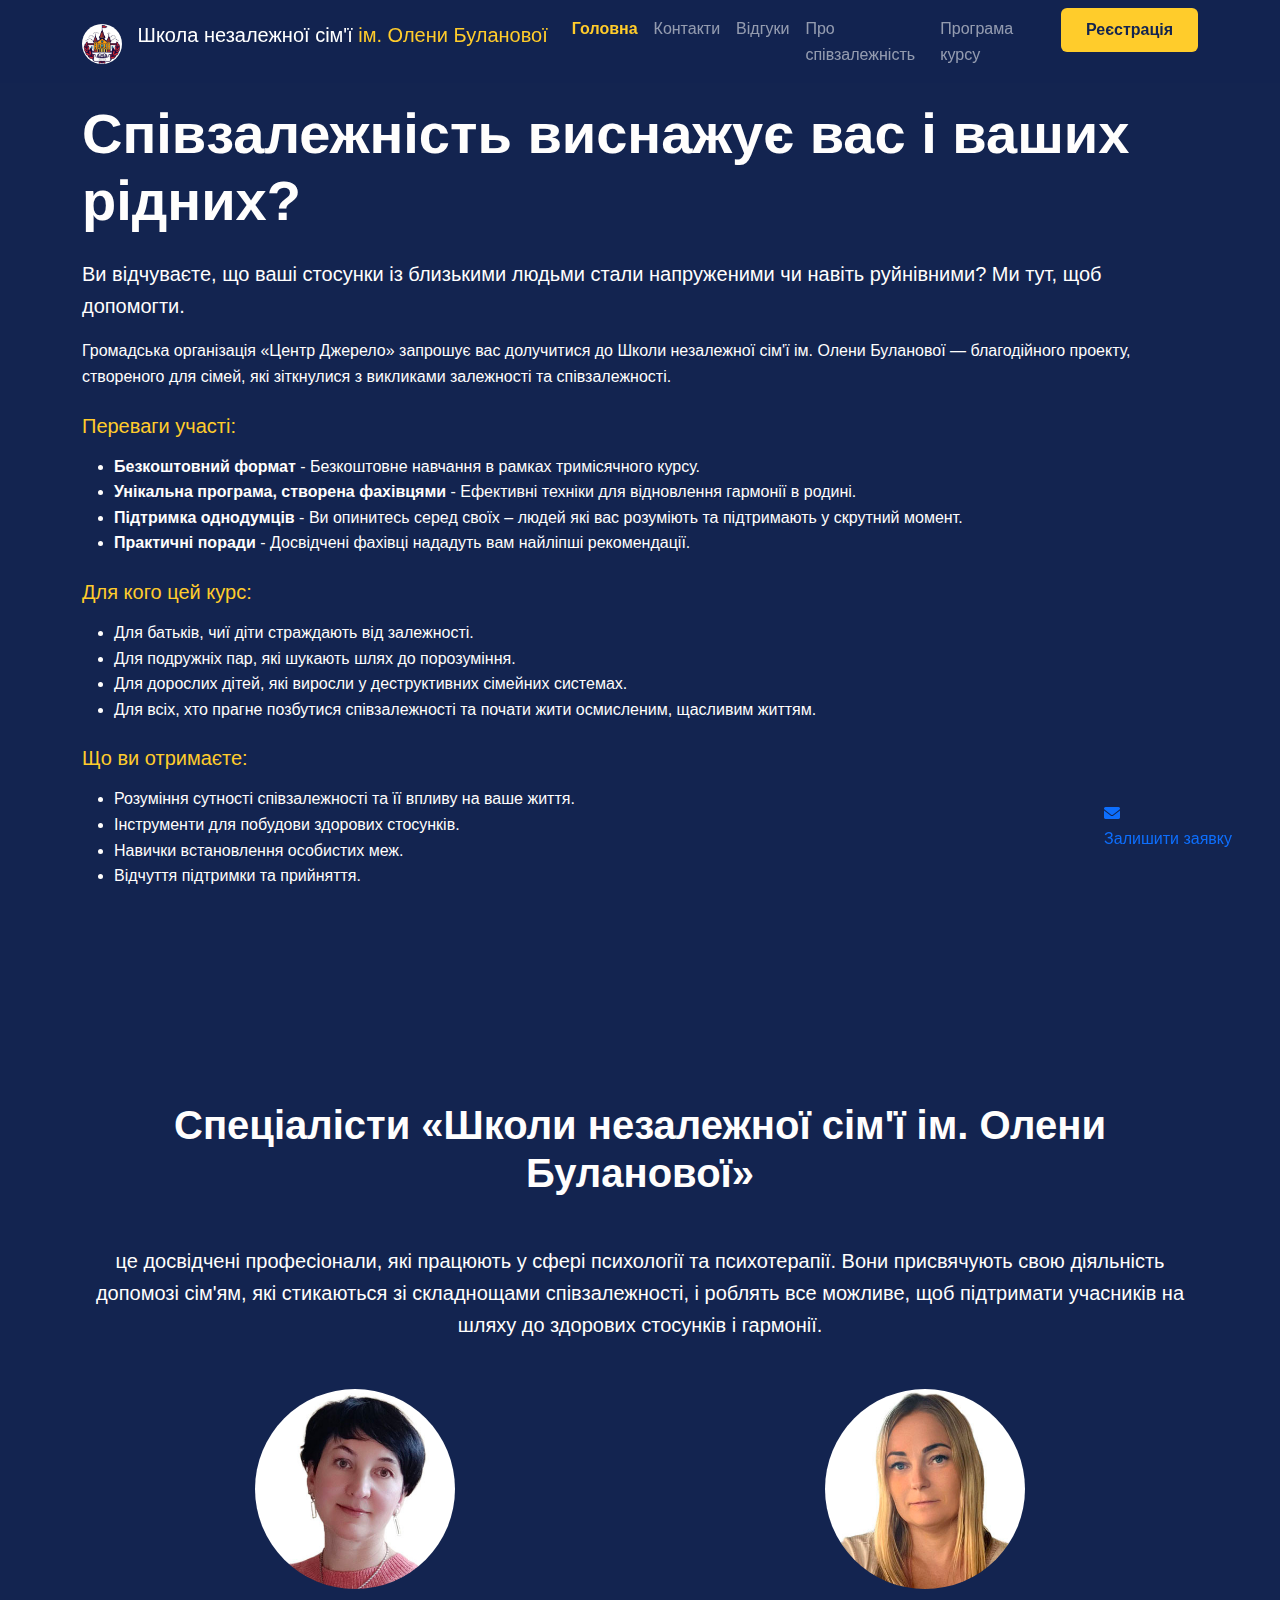
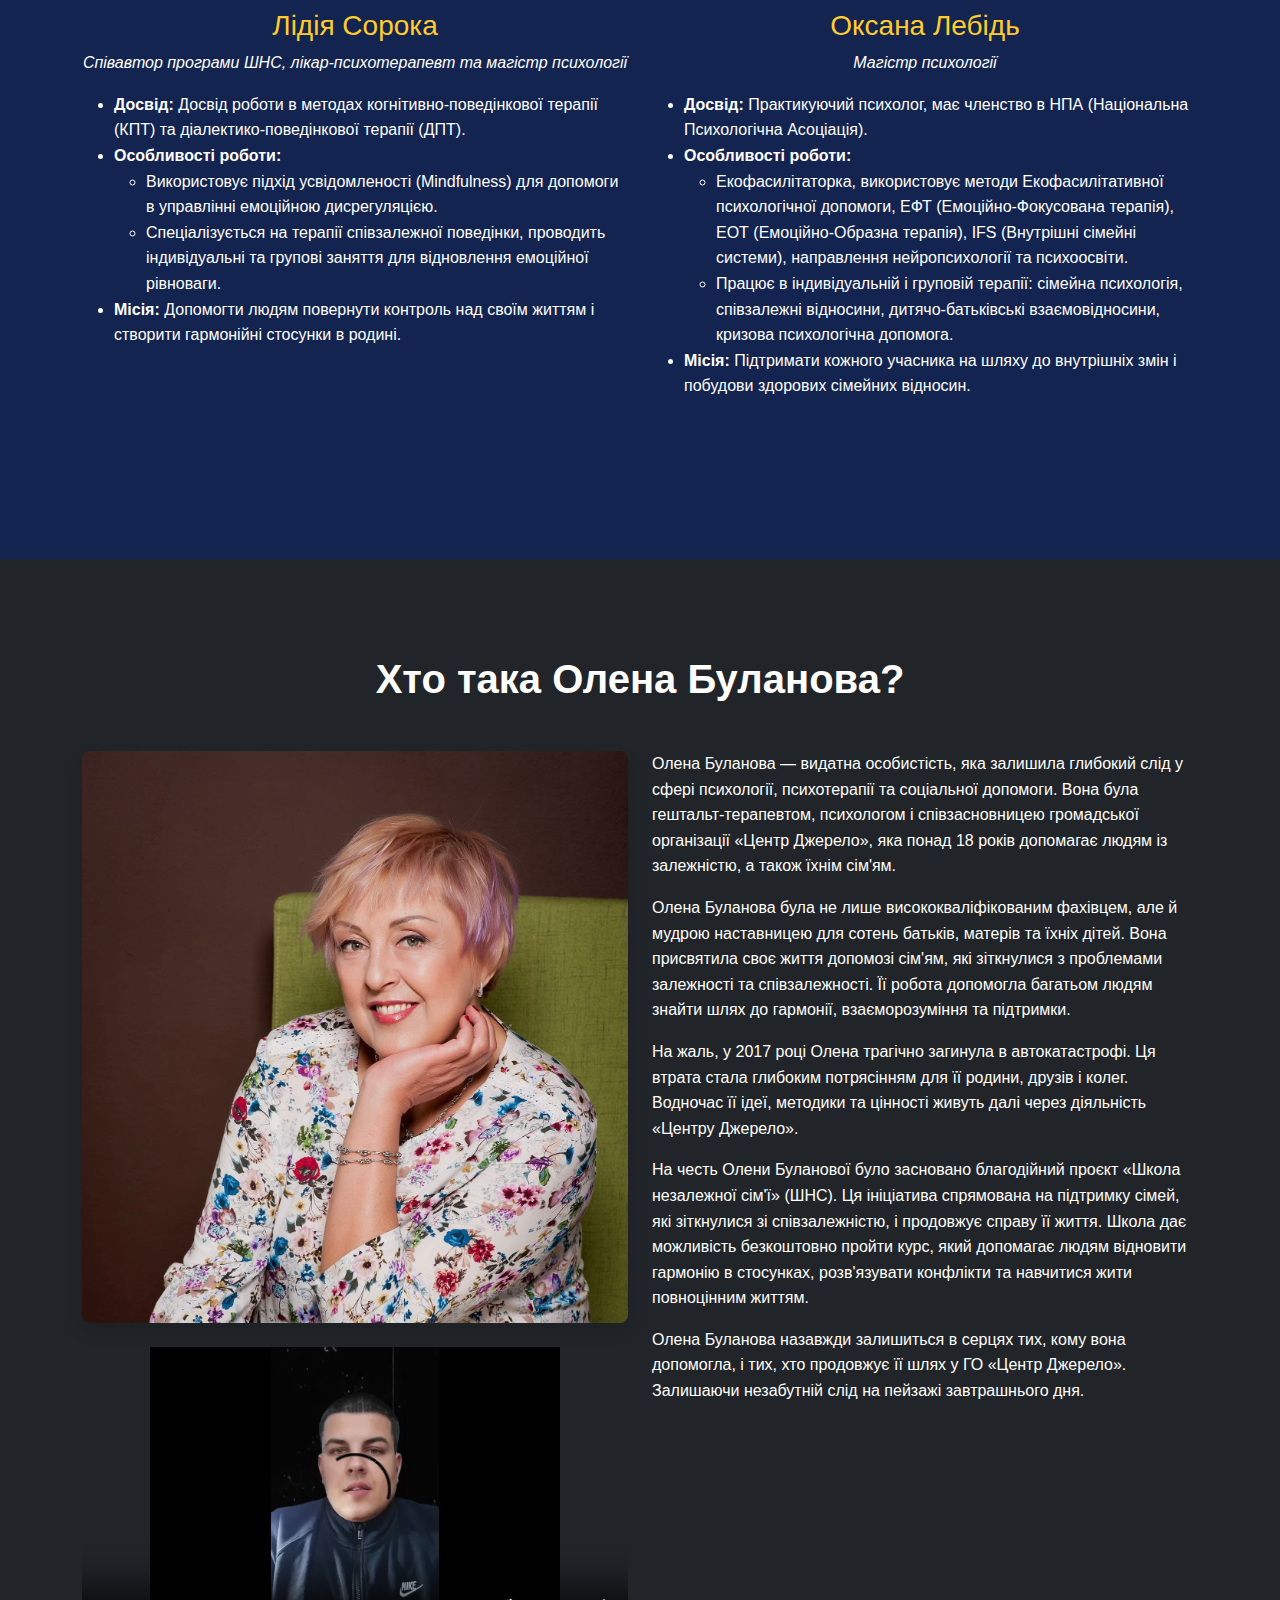
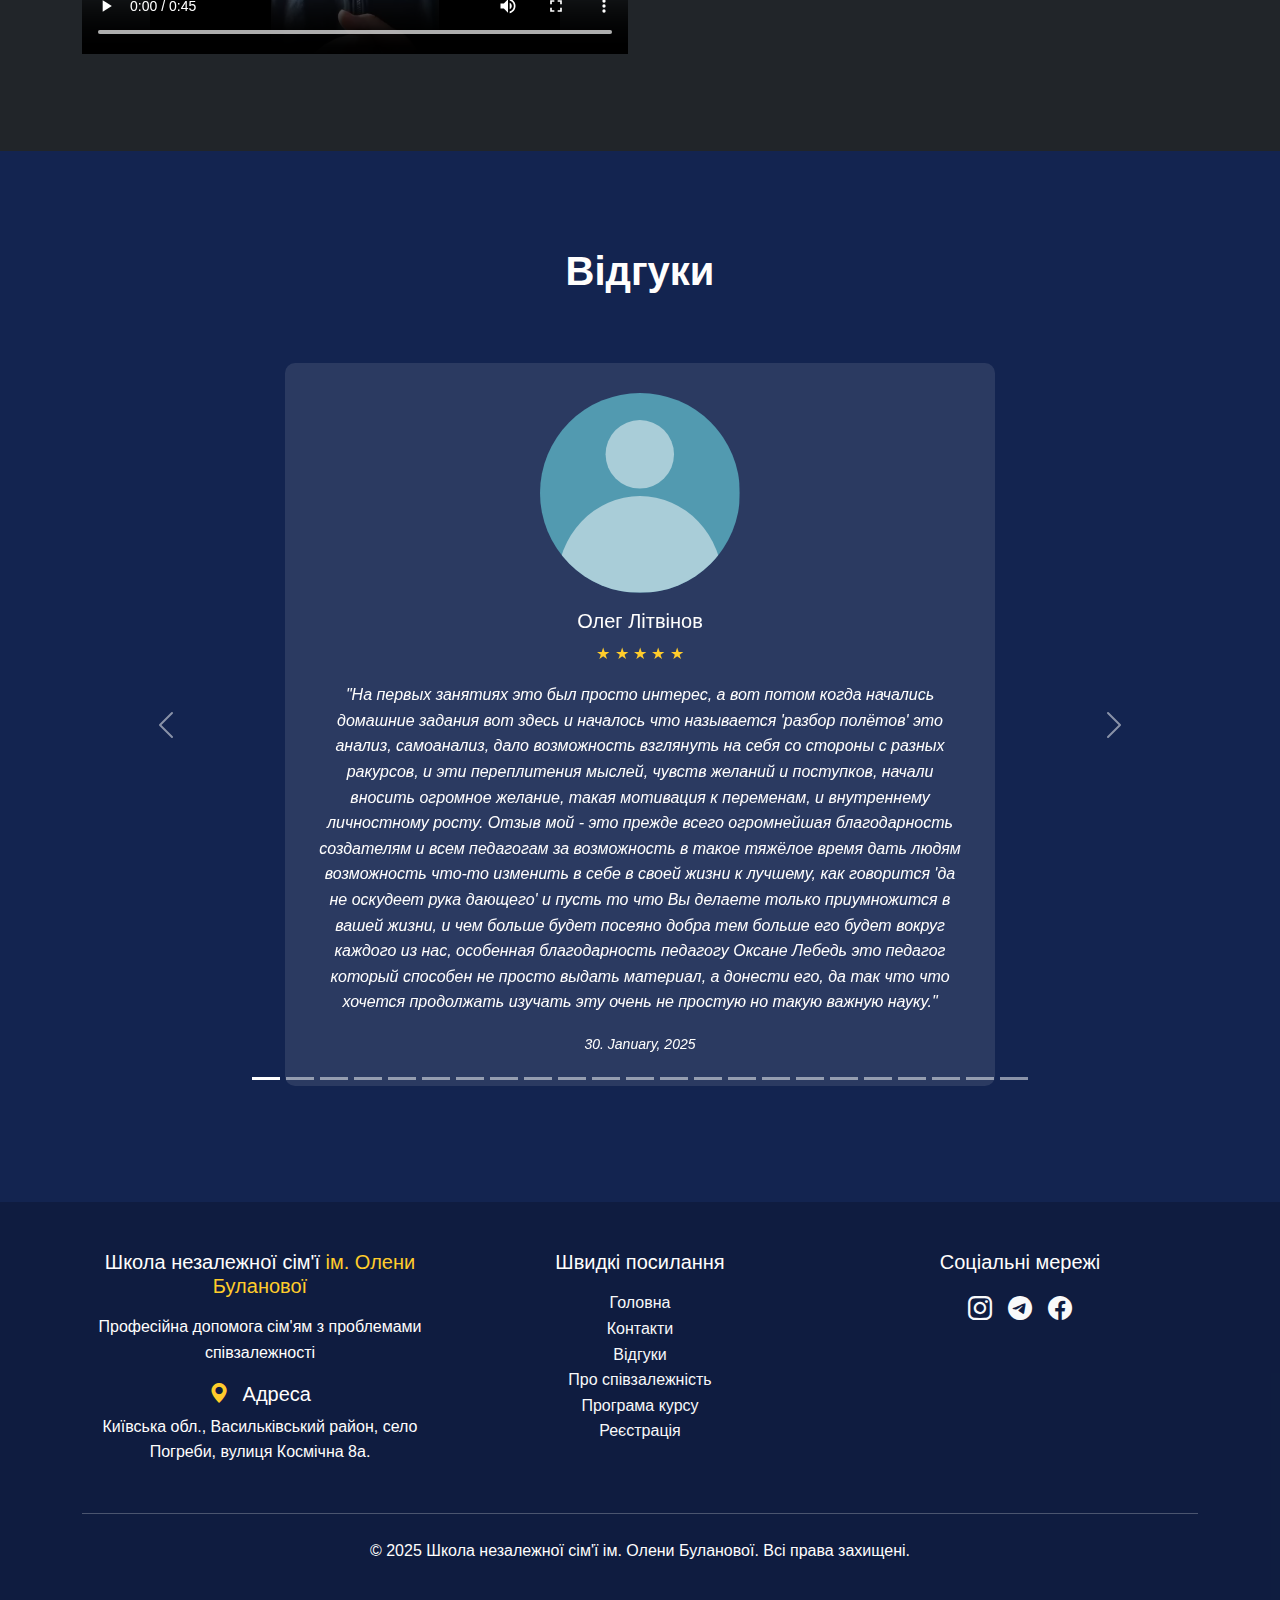
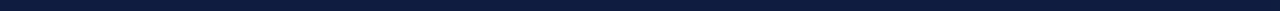
<file: index.html>
<!DOCTYPE html>
<html lang="uk">
<head>
    <meta charset="UTF-8">
    <meta name="viewport" content="width=device-width, initial-scale=1.0">
    <title>Школа незалежної сім'ї ім. Олени Буланової | Центр Джерело</title>
    <link href="https://cdn.jsdelivr.net/npm/bootstrap@5.3.0/dist/css/bootstrap.min.css" rel="stylesheet">
    <link rel="stylesheet" href="https://cdn.jsdelivr.net/npm/bootstrap-icons@1.10.0/font/bootstrap-icons.css">
    <link rel="stylesheet" href="css/stile.css">
    <link rel="stylesheet" href="https://cdnjs.cloudflare.com/ajax/libs/font-awesome/6.0.0/css/all.min.css">
            <!-- Иконки -->
<link rel="icon" href="icons/favicon.svg" type="image/svg+xml">
<link rel="apple-touch-icon" href="icons/apple-touch-icon.png" sizes="180x180">
<link rel="manifest" href="icons/site.webmanifest">
<!-- Meta Pixel Code -->
<script>
!function(f,b,e,v,n,t,s)
{if(f.fbq)return;n=f.fbq=function(){n.callMethod?
n.callMethod.apply(n,arguments):n.queue.push(arguments)};
if(!f._fbq)f._fbq=n;n.push=n;n.loaded=!0;n.version='2.0';
n.queue=[];t=b.createElement(e);t.async=!0;
t.src=v;s=b.getElementsByTagName(e)[0];
s.parentNode.insertBefore(t,s)}(window, document,'script',
'https://connect.facebook.net/en_US/fbevents.js');
fbq('init', '1282641980302588');
fbq('track', 'PageView');
</script>
<noscript><img height="1" width="1" style="display:none"
src="https://www.facebook.com/tr?id=1282641980302588&ev=PageView&noscript=1"
/></noscript>
<!-- End Meta Pixel Code -->
</head>
<body>

<!-- Навігаційна панель -->
<nav class="navbar navbar-expand-lg navbar-dark fixed-top">
    <div class="container">
        <a class="navbar-brand" href="index.html">
            <img src="img\logo.jpg" alt="Логотип" class="navbar-logo d-inline-block align-text-top">
            <span class="brand-text">Школа незалежної сім'ї <span class="accent-text d-none d-md-inline">ім. Олени Буланової</span></span>
        </a>
        <button class="navbar-toggler" type="button" data-bs-toggle="collapse" data-bs-target="#navbarNav">
            <span class="navbar-toggler-icon"></span>
        </button>
        <div class="collapse navbar-collapse" id="navbarNav">
            <ul class="navbar-nav ms-auto">
                <li class="nav-item">
                    <a class="nav-link active" href="index.html">Головна</a>
                </li>
                <li class="nav-item">
                    <a class="nav-link" href="index.html#contacts">Контакти</a>
                </li>
                 <li class="nav-item">
                    <a class="nav-link" href="index.html#reviews">Відгуки</a>
                </li>
                <li class="nav-item">
                    <a class="nav-link" href="about.html">Про співзалежність</a>
                </li>
                <li class="nav-item">
                    <a class="nav-link" href="prog.html">Програма курсу</a>
                </li>
                <li class="nav-item ms-lg-3">
                    <a href="https://t.me/Bulanova_school_bot" class="btn btn-accent">Реєстрація</a>
                </li>
            </ul>
        </div>
    </div>
</nav>

    <!-- КНОПКА ЗВОНКа -->
<a href="https://t.me/Bulanova_school_bot" id="floatingCallBtn">
  <div class="position-fixed bottom-0 end-0 mb-5 me-5 animate-pulse2" style="z-index: 1000">
    <div class="vidualsatun">
      <div class="campakesad">
        <div class="vebusines"></div>
        <div class="nigkugas">
          <i class="fas fa-envelope"></i>
        </div>
        <div class="dsacin">Залишити заявку</div>
      </div>
    </div>
  </div>
</a>

    <!-- Герой секція -->
    <section class="hero-section" id="home">
        <div class="container">
            <div class="row align-items-center">
                <div class="col-lg-12">
                    <h1 class="display-4 fw-bold mb-4">Співзалежність виснажує вас і ваших рідних?</h1>
                    <p class="lead mb-3">Ви відчуваєте, що ваші стосунки із близькими людьми стали напруженими чи навіть руйнівними? Ми тут, щоб допомогти.</p>
                    <p class="mb-4">Громадська організація «Центр Джерело» запрошує вас долучитися до Школи незалежної сім'ї ім. Олени Буланової — благодійного проекту, створеного для сімей, які зіткнулися з викликами залежності та співзалежності.</p>
                    
                    <h5 class="accent-text mb-3">Переваги участі:</h5>
                    <ul class="mb-4">
                        <li><strong>Безкоштовний формат</strong> - Безкоштовне навчання в рамках тримісячного курсу.</li>
                        <li><strong>Унікальна програма, створена фахівцями</strong> - Ефективні техніки для відновлення гармонії в родині.</li>
                        <li><strong>Підтримка однодумців</strong> - Ви опинитесь серед своїх – людей які вас розуміють та підтримають у скрутний момент.</li>
                        <li><strong>Практичні поради</strong> - Досвідчені фахівці нададуть вам найліпші рекомендації.</li>
                    </ul>
                    
                    <h5 class="accent-text mb-3">Для кого цей курс:</h5>
                    <ul class="mb-4">
                        <li>Для батьків, чиї діти страждають від залежності.</li>
                        <li>Для подружніх пар, які шукають шлях до порозуміння.</li>
                        <li>Для дорослих дітей, які виросли у деструктивних сімейних системах.</li>
                        <li>Для всіх, хто прагне позбутися співзалежності та почати жити осмисленим, щасливим життям.</li>
                    </ul>
                    
                    <h5 class="accent-text mb-3">Що ви отримаєте:</h5>
                    <ul>
                        <li>Розуміння сутності співзалежності та її впливу на ваше життя.</li>
                        <li>Інструменти для побудови здорових стосунків.</li>
                        <li>Навички встановлення особистих меж.</li>
                        <li>Відчуття підтримки та прийняття.</li>
                    </ul>
                </div>
                
            </div>
        </div>
    </section>

    <!-- Спеціалісти -->
    <section class="py-5" id="specialists">
        <div class="container py-5">
            <h1 class="text-center fw-bold mb-5">Спеціалісти «Школи незалежної сім'ї ім. Олени Буланової»</h1>
            <p class="text-center lead mb-5">це досвідчені професіонали, які працюють у сфері психології та психотерапії. Вони присвячують свою діяльність допомозі сім'ям, які стикаються зі складнощами співзалежності, і роблять все можливе, щоб підтримати учасників на шляху до здорових стосунків і гармонії.</p>
            
            <div class="row">
                <div class="col-md-6 mb-5">
                    <div class="text-center">
                        <img src="img\Lidia.jpg" alt="Лідія Сорока" class="specialist-img">
                    </div>
                    <h3 class="text-center accent-text">Лідія Сорока</h3>
                    <p class="text-center fst-italic">Співавтор програми ШНС, лікар-психотерапевт та магістр психології</p>
                    
                    <ul>
                        <li><strong>Досвід:</strong> Досвід роботи в методах когнітивно-поведінкової терапії (КПТ) та діалектико-поведінкової терапії (ДПТ).</li>
                        <li><strong>Особливості роботи:</strong>
                            <ul>
                                <li>Використовує підхід усвідомленості (Mindfulness) для допомоги в управлінні емоційною дисрегуляцією.</li>
                                <li>Спеціалізується на терапії співзалежної поведінки, проводить індивідуальні та групові заняття для відновлення емоційної рівноваги.</li>
                            </ul>
                        </li>
                        <li><strong>Місія:</strong> Допомогти людям повернути контроль над своїм життям і створити гармонійні стосунки в родині.</li>
                    </ul>
                </div>
                
                <div class="col-md-6 mb-5">
                    <div class="text-center">
                        <img src="img\Oksana.jpg" alt="Оксана Лебідь" class="specialist-img">
                    </div>
                    <h3 class="text-center accent-text">Оксана Лебідь</h3>
                    <p class="text-center fst-italic">Магістр психології</p>
                    
                    <ul>
                        <li><strong>Досвід:</strong> Практикуючий психолог, має членство в НПА (Національна Психологічна Асоціація).</li>
                        <li><strong>Особливості роботи:</strong>
                            <ul>
                                <li>Екофасилітаторка, використовує методи Екофасилітативної психологічної допомоги, ЕФТ (Емоційно-Фокусована терапія), ЕОТ (Емоційно-Образна терапія), IFS (Внутрішні сімейні системи), направлення нейропсихології та психоосвіти.</li>
                                <li>Працює в індивідуальній і груповій терапії: сімейна психологія, співзалежні відносини, дитячо-батьківські взаємовідносини, кризова психологічна допомога.</li>
                            </ul>
                        </li>
                        <li><strong>Місія:</strong> Підтримати кожного учасника на шляху до внутрішніх змін і побудови здорових сімейних відносин.</li>
                    </ul>
                </div>
            </div>
        </div>
    </section>

    <!-- Олена Буланова -->
    <section class="py-5 bg-dark" id="olena-bulanova">
        <div class="container py-5">
            <h1 class="text-center fw-bold mb-5">Хто така Олена Буланова?</h1>
            
            <div class="row">
                <div class="col-md-6">
                    <img src="img\Elena.jpg" alt="Олена Буланова" class="img-fluid rounded-3 shadow mb-4">
                    
                    <div class="ratio ratio-16x9">
                        <video controls title="Відео про Олену Буланову" >
                            <source src="img/Video.mp4" type="video/mp4">
                            Ваш браузер не підтримує відео тег.
                        </video>
                    </div>
                </div>
                <div class="col-md-6">
                    <p>Олена Буланова — видатна особистість, яка залишила глибокий слід у сфері психології, психотерапії та соціальної допомоги. Вона була гештальт-терапевтом, психологом і співзасновницею громадської організації «Центр Джерело», яка понад 18 років допомагає людям із залежністю, а також їхнім сім'ям.</p>
                    
                    <p>Олена Буланова була не лише висококваліфікованим фахівцем, але й мудрою наставницею для сотень батьків, матерів та їхніх дітей. Вона присвятила своє життя допомозі сім'ям, які зіткнулися з проблемами залежності та співзалежності. Її робота допомогла багатьом людям знайти шлях до гармонії, взаєморозуміння та підтримки.</p>
                    
                    <p>На жаль, у 2017 році Олена трагічно загинула в автокатастрофі. Ця втрата стала глибоким потрясінням для її родини, друзів і колег. Водночас її ідеї, методики та цінності живуть далі через діяльність «Центру Джерело».</p>
                    
                    <p>На честь Олени Буланової було засновано благодійний проєкт «Школа незалежної сім'ї» (ШНС). Ця ініціатива спрямована на підтримку сімей, які зіткнулися зі співзалежністю, і продовжує справу її життя. Школа дає можливість безкоштовно пройти курс, який допомагає людям відновити гармонію в стосунках, розв'язувати конфлікти та навчитися жити повноцінним життям.</p>
                    
                    <p>Олена Буланова назавжди залишиться в серцях тих, кому вона допомогла, і тих, хто продовжує її шлях у ГО «Центр Джерело». Залишаючи незабутній слід на пейзажі завтрашнього дня.</p>
                </div>
            </div>
        </div>
    </section>

    <!-- Відгуки -->
    <section class="testimonial-carousel py-5" id="reviews">
        <div class="container py-5">
            <h1 class="text-center fw-bold mb-5">Відгуки</h1>
            
            <div id="testimonialCarousel" class="carousel slide" data-bs-ride="carousel">
                <div class="carousel-indicators">
                    <button type="button" data-bs-target="#testimonialCarousel" data-bs-slide-to="0" class="active"></button>
                    <button type="button" data-bs-target="#testimonialCarousel" data-bs-slide-to="1"></button>
                    <button type="button" data-bs-target="#testimonialCarousel" data-bs-slide-to="2"></button>
                    <button type="button" data-bs-target="#testimonialCarousel" data-bs-slide-to="3"></button>
                    <button type="button" data-bs-target="#testimonialCarousel" data-bs-slide-to="4"></button>
                    <button type="button" data-bs-target="#testimonialCarousel" data-bs-slide-to="5"></button>
                    <button type="button" data-bs-target="#testimonialCarousel" data-bs-slide-to="6"></button>
                    <button type="button" data-bs-target="#testimonialCarousel" data-bs-slide-to="7"></button>
                    <button type="button" data-bs-target="#testimonialCarousel" data-bs-slide-to="8"></button>
                    <button type="button" data-bs-target="#testimonialCarousel" data-bs-slide-to="9"></button>
                    <button type="button" data-bs-target="#testimonialCarousel" data-bs-slide-to="10"></button>
                    <button type="button" data-bs-target="#testimonialCarousel" data-bs-slide-to="11"></button>
                    <button type="button" data-bs-target="#testimonialCarousel" data-bs-slide-to="12"></button>
                    <button type="button" data-bs-target="#testimonialCarousel" data-bs-slide-to="13"></button>
                    <button type="button" data-bs-target="#testimonialCarousel" data-bs-slide-to="14"></button>
                    <button type="button" data-bs-target="#testimonialCarousel" data-bs-slide-to="15"></button>
                    <button type="button" data-bs-target="#testimonialCarousel" data-bs-slide-to="16"></button>
                    <button type="button" data-bs-target="#testimonialCarousel" data-bs-slide-to="17"></button>
                    <button type="button" data-bs-target="#testimonialCarousel" data-bs-slide-to="18"></button>
                    <button type="button" data-bs-target="#testimonialCarousel" data-bs-slide-to="19"></button>
                    <button type="button" data-bs-target="#testimonialCarousel" data-bs-slide-to="20"></button>
                    <button type="button" data-bs-target="#testimonialCarousel" data-bs-slide-to="21"></button>
                    <button type="button" data-bs-target="#testimonialCarousel" data-bs-slide-to="22"></button>

                </div>
                <div class="carousel-inner">
                    <!-- Отзыв 1 - Олег Літвінов -->
                    <div class="carousel-item active">
                        <div class="row justify-content-center">
                            <div class="col-lg-8">
                                <div class="testimonial-card">
                                    <div class="text-center">
                                        <img src="img/noprofile.svg" alt="Клієнт" class="specialist-img mb-3">
                                        <h5>Олег Літвінов</h5>
                                        <div class="accent-text mb-3">★ ★ ★ ★ ★</div>
                                    </div>
                                    <p class="text-center fst-italic">"На первых занятиях это был просто интерес, а вот потом когда начались домашние задания вот здесь и началось что называется 'разбор полётов' это анализ, самоанализ, дало возможность взглянуть на себя со стороны с разных ракурсов, и эти переплитения мыслей, чувств желаний и поступков, начали вносить огромное желание, такая мотивация к переменам, и внутреннему личностному росту. Отзыв мой - это прежде всего огромнейшая благодарность создателям и всем педагогам за возможность в такое тяжёлое время дать людям возможность что-то изменить в себе в своей жизни к лучшему, как говорится 'да не оскудеет рука дающего' и пусть то что Вы делаете только приумножится в вашей жизни, и чем больше будет посеяно добра тем больше его будет вокруг каждого из нас, особенная благодарность педагогу Оксане Лебедь это педагог который способен не просто выдать материал, а донести его, да так что что хочется продолжать изучать эту очень не простую но такую важную науку."</p>
                                    <div class="text-center mt-3">
                                        <small class="fst-italic">30. January, 2025</small>
                                    </div>
                                </div>
                            </div>
                        </div>
                    </div>
                    
                    <!-- Отзыв 2 - Оксана Тезик -->
                    <div class="carousel-item">
                        <div class="row justify-content-center">
                            <div class="col-lg-8">
                                <div class="testimonial-card">
                                    <div class="text-center">
                                        <img src="img/noprofile.svg" alt="Клієнт" class="specialist-img mb-3">
                                        <h5>Оксана Тезик</h5>
                                        <div class="accent-text mb-3">★ ★ ★ ★ ★</div>
                                    </div>
                                    <p class="text-center fst-italic">"Якщо життя перетворилось на пекло, хоча зі сторони це мабуть не очевидно, потрібні знання та люди, які знають що так буває і знають що з цим пеклом робити. Крок за кроком, день за днем ти рухаєшся у щасливе майбутнє, пізнаючи себе та оточуючих. Ти отримуєш інструменти, які допомагають тобі будувати нове життя, життя без болю та страждань."</p>
                                    <div class="text-center mt-3">
                                        <small class="fst-italic">30. January, 2025</small>
                                    </div>
                                </div>
                            </div>
                        </div>
                    </div>
                    
                    <!-- Отзыв 3 - Поліщук Людмила -->
                    <div class="carousel-item">
                        <div class="row justify-content-center">
                            <div class="col-lg-8">
                                <div class="testimonial-card">
                                    <div class="text-center">
                                        <img src="img/noprofile.svg" alt="Клієнт" class="specialist-img mb-3">
                                        <h5>Поліщук Людмила</h5>
                                        <div class="accent-text mb-3">★ ★ ★ ★ ★</div>
                                    </div>
                                    <p class="text-center fst-italic">"Зміни, так: у мене з'явилось більше позитивних думок, я стала більш спокійно сприймати різних людей та їх вчинки, стала менше витрачати свій ресурс на те, що від мене не залежить, навчилася формувати ресурсний день і вірно його використовувати, ще раз звернула увагу на планування та досягнення. Дякую команді ШНС за цінний досвід та знання!"</p>
                                    <div class="text-center mt-3">
                                        <small class="fst-italic">30. January, 2025</small>
                                    </div>
                                </div>
                            </div>
                        </div>
                    </div>
                    
                    <!-- Отзыв 4 - Клавдія Василюк -->
                    <div class="carousel-item">
                        <div class="row justify-content-center">
                            <div class="col-lg-8">
                                <div class="testimonial-card">
                                    <div class="text-center">
                                        <img src="img/noprofile.svg" alt="Клієнт" class="specialist-img mb-3">
                                        <h5>Клавдія Василюк</h5>
                                        <div class="accent-text mb-3">★ ★ ★ ★ ★</div>
                                    </div>
                                    <p class="text-center fst-italic">"Відчула зміни у своєму житті у своїй поведінці. Але на мою думку мені ще потрібно багато працювати над своїми неконтрольованими думками і пасивною поведінкою. Боязню помилятися, образити когось, або виконати роботу не на відмінно. Дякую, мені всі завдання сподобалися. Вебінари, лекції і весь матеріал повчальний. Все дуже добре. Пропозиція, більше часу на виконання об'ємних завдань. Щиро дякую всім!"</p>
                                    <div class="text-center mt-3">
                                        <small class="fst-italic">30. January, 2025</small>
                                    </div>
                                </div>
                            </div>
                        </div>
                    </div>
<!-- Отзыв 5 - Алла Сучкова -->
                    <div class="carousel-item">
                        <div class="row justify-content-center">
                            <div class="col-lg-8">
                                <div class="testimonial-card">
                                    <div class="text-center">
                                        <img src="img/noprofile.svg" alt="Клієнт" class="specialist-img mb-3">
                                        <h5>Алла Сучкова</h5>
                                        <div class="accent-text mb-3">★ ★ ★ ★ ★</div>
                                    </div>
                                    <p class="text-center fst-italic">"После обучения в ШНС я наблюдаю измения в своём поведении, могу сказать 'нет', не бежать на помощь при первом взгляде, своё эммоциональное состояние могу отслеживать в разговорах и менять направление/ человеку не стану что то доказывать/. Благодарю команду ШНС за работу. Для меня более доступно живое общение, т.е.в виде вебинаров, желательно что бы их было побольше."</p>
                                    <div class="text-center mt-3">
                                        <small class="fst-italic">30. January, 2025</small>
                                    </div>
                                </div>
                            </div>
                        </div>
                    </div>

                    <!-- Отзыв 6 - Алла Даніліна -->
                    <div class="carousel-item">
                        <div class="row justify-content-center">
                            <div class="col-lg-8">
                                <div class="testimonial-card">
                                    <div class="text-center">
                                        <img src="img/noprofile.svg" alt="Клієнт" class="specialist-img mb-3">
                                        <h5>Алла Даніліна</h5>
                                        <div class="accent-text mb-3">★ ★ ★ ★ ★</div>
                                    </div>
                                    <p class="text-center fst-italic">"Я стала більш спокійною. Стала частіше зупинятись і аналізувати всі обставини. Стала менш реагувати на думки інших. Намагаюсь полюбити себе."</p>
                                    <div class="text-center mt-3">
                                        <small class="fst-italic">30. January, 2025</small>
                                    </div>
                                </div>
                            </div>
                        </div>
                    </div>

                    <!-- Отзыв 7 - Шестакова Світлана -->
                    <div class="carousel-item">
                        <div class="row justify-content-center">
                            <div class="col-lg-8">
                                <div class="testimonial-card">
                                    <div class="text-center">
                                        <img src="img/noprofile.svg" alt="Клієнт" class="specialist-img mb-3">
                                        <h5>Шестакова Світлана</h5>
                                        <div class="accent-text mb-3">★ ★ ★ ★ ★</div>
                                    </div>
                                    <p class="text-center fst-italic">"ШКОЛА МЕНІ ПОДОБАЄТЬСЯ. Маю в планах, якщо буде можливість пройти ще раз цей курс., щоб закріпити здобуті навички в процесі навчання. Сподобалось все. Проходжу школу третій раз і кожного наступного разу школа розвивається, стає цікавішою, подається все більше матеріалу для саморозвитку. Дякую адміністрації і тренерам курсу за проведену роботу. Дякую слухачам Школи за відверті відповіді."</p>
                                    <div class="text-center mt-3">
                                        <small class="fst-italic">30. January, 2025</small>
                                    </div>
                                </div>
                            </div>
                        </div>
                    </div>

                    <!-- Отзыв 8 - Карпишина Жанна -->
                    <div class="carousel-item">
                        <div class="row justify-content-center">
                            <div class="col-lg-8">
                                <div class="testimonial-card">
                                    <div class="text-center">
                                        <img src="img/noprofile.svg" alt="Клієнт" class="specialist-img mb-3">
                                        <h5>Карпишина Жанна</h5>
                                        <div class="accent-text mb-3">★ ★ ★ ★ ★</div>
                                    </div>
                                    <p class="text-center fst-italic">"Навчання в школі для мене було не легким через брак часу, але я дуже задоволена що пройшла курс до кінця. Зміни звичайно відбулися, пройшло переосмислення своєї поведінки, своїх вчинків, прийняття залежності сина."</p>
                                    <div class="text-center mt-3">
                                        <small class="fst-italic">30. January, 2025</small>
                                    </div>
                                </div>
                            </div>
                        </div>
                    </div>

                    <!-- Отзыв 9 - Олена Горячева -->
                    <div class="carousel-item">
                        <div class="row justify-content-center">
                            <div class="col-lg-8">
                                <div class="testimonial-card">
                                    <div class="text-center">
                                        <img src="img/noprofile.svg" alt="Клієнт" class="specialist-img mb-3">
                                        <h5>Олена Горячева</h5>
                                        <div class="accent-text mb-3">★ ★ ★ ★ ★</div>
                                    </div>
                                    <p class="text-center fst-italic">"Я відчула, що після вже другого курсу почала, нарешті, витягувати з себе співзалежну. Процес ще не закінчений, але запущений і це круто! Зовнішній контроль перенесла всередину себе. Тепер спостерігаю за собою. Від цього більше користі і розуміння себе."</p>
                                    <div class="text-center mt-3">
                                        <small class="fst-italic">30. January, 2025</small>
                                    </div>
                                </div>
                            </div>
                        </div>
                    </div>

                    <!-- Отзыв 10 - Вікторія Мілінтєєва -->
                    <div class="carousel-item">
                        <div class="row justify-content-center">
                            <div class="col-lg-8">
                                <div class="testimonial-card">
                                    <div class="text-center">
                                        <img src="img/noprofile.svg" alt="Клієнт" class="specialist-img mb-3">
                                        <h5>Вікторія Мілінтєєва</h5>
                                        <div class="accent-text mb-3">★ ★ ★ ★ ★</div>
                                    </div>
                                    <p class="text-center fst-italic">"Навчання в Школі незалежної сім'ї стало для мене важливим етапом у пізнанні себе та зміні ставлення до життя. Завдяки підтримці, новим знанням та практикам я відчула власні зміни. Школа дала мені можливість подивитися на себе, свої почуття та життя під новим кутом. Я почала розуміти власні емоції та потреби. Я намагаюся відстоювати свої кордони, висловлювати думки без страху образити інших. Такі навички спілкування допомагають мені будувати чесні стосунки з оточенням. Завдяки знанням і практичним вправам я намагаюсь знаходити баланс між роботою, особистими потребами та стосунками. Моє життя стало більш структурованим і наповненим. Я почала більше цінувати прості моменти та зазирати в майбутнє з оптимізмом. Школа незалежної сім'ї — це місце, де можна отримати підтримку, нові знання, глибше пізнати себе та здобути інструменти для створення кращого життя. Рекомендую кожному, хто шукає зміни та прагне відкрити внутрішній ресурс."</p>
                                    <div class="text-center mt-3">
                                        <small class="fst-italic">30. January, 2025</small>
                                    </div>
                                </div>
                            </div>
                        </div>
                    </div>

                    <!-- Отзыв 11 - Марина Ковтуненко -->
                    <div class="carousel-item">
                        <div class="row justify-content-center">
                            <div class="col-lg-8">
                                <div class="testimonial-card">
                                    <div class="text-center">
                                        <img src="img/noprofile.svg" alt="Клієнт" class="specialist-img mb-3">
                                        <h5>Марина Ковтуненко</h5>
                                        <div class="accent-text mb-3">★ ★ ★ ★ ★</div>
                                    </div>
                                    <p class="text-center fst-italic">"Благодарю ШКОЛУ НЕЗАВИСИМОЙ СЕМЬИ, за то что помогла увидеть со стороны качество моей жизни, своё поведение с родными и окружающими, своё отношение ко всему и вся. Например: там где я считала, что права,оказалась совсем не права; там где думала, что должна, оказалось это не моя ответственность; что считала благим делом, оказалось медвежьей услугой и т.д. Благодаря школе, моя жизнь стала легче и прекраснее. Урегулировались отношения с родными близкими и окружающими людьми. Я увидела выход и бег по кругу прекратился! Качество жизни значительно улучшилось, дышать стало легче и приятнее. Появилась внутренняя свобода и уверенность. Всё ненужное отбросилось, появилась любовь и уважение к себе и окружающим. ЭТО КРУТО!🔥💪👍❤️🥰 Спасибо🙏"</p>
                                    <div class="text-center mt-3">
                                        <small class="fst-italic">30. January, 2025</small>
                                    </div>
                                </div>
                            </div>
                        </div>
                    </div>

                    <!-- Отзыв 12 - Процко Артем Сергійович -->
                    <div class="carousel-item">
                        <div class="row justify-content-center">
                            <div class="col-lg-8">
                                <div class="testimonial-card">
                                    <div class="text-center">
                                        <img src="img/noprofile.svg" alt="Клієнт" class="specialist-img mb-3">
                                        <h5>Процко Артем Сергійович</h5>
                                        <div class="accent-text mb-3">★ ★ ★ ★ ★</div>
                                    </div>
                                    <p class="text-center fst-italic">"У своєму стані – можу відстежувати прояви залежності з різними людьми і різних формах. У своїй поведінці – Так. В мене швидко формується співзалежнісь у відносинах з людьми. Тепер я маю змогу це контролювати."</p>
                                    <div class="text-center mt-3">
                                        <small class="fst-italic">30. January, 2025</small>
                                    </div>
                                </div>
                            </div>
                        </div>
                    </div>

                    <!-- Отзыв 13 - Базилевич Дмитро -->
                    <div class="carousel-item">
                        <div class="row justify-content-center">
                            <div class="col-lg-8">
                                <div class="testimonial-card">
                                    <div class="text-center">
                                        <img src="img/noprofile.svg" alt="Клієнт" class="specialist-img mb-3">
                                        <h5>Базилевич Дмитро</h5>
                                        <div class="accent-text mb-3">★ ★ ★ ★ ★</div>
                                    </div>
                                    <p class="text-center fst-italic">"Завдяки цій школі я став більш впевненим в собі, спокійним, з прийняттям спілкуюся з рідними, розібрався чого хочу, а чого ні і можу про це відверто казати. Розірвав співзалежні відносини. Намагаюся будувати здорові відносини з дівчиною, спілкуюся з сином без страху. Дуже вдячний цій школі, викладачам, людям які навчалися зі мною, підтримували та давали конструктивний зворотній зв'язок. Оксані за чудові вебінари та живе спілкування…. За досвід, нові знання та можливість стати трохи краще!)"</p>
                                    <div class="text-center mt-3">
                                        <small class="fst-italic">30. January, 2025</small>
                                    </div>
                                </div>
                            </div>
                        </div>
                    </div>

                    <!-- Отзыв 14 - Ганна Школьна -->
                    <div class="carousel-item">
                        <div class="row justify-content-center">
                            <div class="col-lg-8">
                                <div class="testimonial-card">
                                    <div class="text-center">
                                        <img src="img/noprofile.svg" alt="Клієнт" class="specialist-img mb-3">
                                        <h5>Ганна Школьна</h5>
                                        <div class="accent-text mb-3">★ ★ ★ ★ ★</div>
                                    </div>
                                    <p class="text-center fst-italic">"Я прохожу школу уже второй раз. Это дало мне возможность ещё тщательнее разобраться в себе, ещё больше полюбить себя и принять свою неидеальность. Я изменилась. Изменилось мое поведение. Я стала увереннее в себе. Я научилась говорить 'нет' и это многим не понравилось. Ведь я перестала быть удобной. Недавно коллега сказал, что у меня изменился характер. Я ответила, что не надо путать мой характер с моим поведением. Мой характер – это я, а моё поведение – это последствия их действий. Я благодарна ШНС, всем кто помогает нам стать лучшей версией себя! Особая благодарность за вебинары!"</p>
                                    <div class="text-center mt-3">
                                        <small class="fst-italic">30. January, 2025</small>
                                    </div>
                                </div>
                            </div>
                        </div>
                    </div>

                    <!-- Отзыв 15 - Ірина Унгуряну -->
                    <div class="carousel-item">
                        <div class="row justify-content-center">
                            <div class="col-lg-8">
                                <div class="testimonial-card">
                                    <div class="text-center">
                                        <img src="img\v15.jpg" alt="Клієнт" class="specialist-img mb-3">
                                        <h5>Ірина Унгуряну</h5>
                                        <div class="accent-text mb-3">★ ★ ★ ★ ★</div>
                                    </div>
                                    <p class="text-center fst-italic">"Да я ощущаю изменения в своих поступках поведении начинаю контролировать больше свои эмоции отслеживать свои негативные мысли как они меняют меня научилась избавляться от них и держать в мыслях только позитив. Спасибо за полученные знания! Всё было очень понятно и доступно.Огромная благодарность Руководителям и Создателям Школы Независимой Семьи.Эта школа даёт возможность изменить себя и свою жизнь."</p>
                                    <div class="text-center mt-3">
                                        <small class="fst-italic">29. January, 2025</small>
                                    </div>
                                </div>
                            </div>
                        </div>
                    </div>

                    <!-- Отзыв 16 - Іванова Анна -->
                    <div class="carousel-item">
                        <div class="row justify-content-center">
                            <div class="col-lg-8">
                                <div class="testimonial-card">
                                    <div class="text-center">
                                        <img src="img\v16.jpg" alt="Клієнт" class="specialist-img mb-3">
                                        <h5>Іванова Анна</h5>
                                        <div class="accent-text mb-3">★ ★ ★ ★ ★</div>
                                    </div>
                                    <p class="text-center fst-italic">"Мені сподобалась школа ти що все пояснювали як дітям. Дуже гарний зворотній зв'язок. Дякую вам за таку роботу. Зернятко покладено, а далі все в моїх руках."</p>
                                    <div class="text-center mt-3">
                                        <small class="fst-italic">29. January, 2025</small>
                                    </div>
                                </div>
                            </div>
                        </div>
                    </div>

                    <!-- Отзыв 17 - Кирило Удругов -->
                    <div class="carousel-item">
                        <div class="row justify-content-center">
                            <div class="col-lg-8">
                                <div class="testimonial-card">
                                    <div class="text-center">
                                        <img src="img\v18.jpg" alt="Клієнт" class="specialist-img mb-3">
                                        <h5>Кирило Удругов</h5>
                                        <div class="accent-text mb-3">★ ★ ★ ★ ★</div>
                                    </div>
                                    <p class="text-center fst-italic">"Мої найкращі рекомендації вашій справі. Дуже приємно вражений професійністю та системою подачі матеріалу. Велика подяка за підтримку та цінні знання!"</p>
                                    <div class="text-center mt-3">
                                        <small class="fst-italic">29. January, 2025</small>
                                    </div>
                                </div>
                            </div>
                        </div>
                    </div>

                    <!-- Отзыв 18 - Yanina Huliienko -->
                    <div class="carousel-item">
                        <div class="row justify-content-center">
                            <div class="col-lg-8">
                                <div class="testimonial-card">
                                    <div class="text-center">
                                        <img src="img\v19.jpg" alt="Клієнт" class="specialist-img mb-3">
                                        <h5>Yanina Huliienko</h5>
                                        <div class="accent-text mb-3">★ ★ ★ ★ ★</div>
                                    </div>
                                    <p class="text-center fst-italic">"Дякуючи пройденому курсу я стала менше нервувати, переживати за майбутнє, за благополуччя інших людей та свою участь у цьому. Знову згадала про моделі поведінки(жертва, агресор, рятівник) і навчилася їх змінювати в ресурсні. Ще раз пропрацювала асертивність та навчилася мріяти і ставити собі цілі."</p>
                                    <div class="text-center mt-3">
                                        <small class="fst-italic">29. January, 2025</small>
                                    </div>
                                </div>
                            </div>
                        </div>
                    </div>
<!-- Отзыв 19 - Наталя Бойко -->
                    <div class="carousel-item">
                        <div class="row justify-content-center">
                            <div class="col-lg-8">
                                <div class="testimonial-card">
                                    <div class="text-center">
                                        <img src="img\v20.jpg" alt="Клієнт" class="specialist-img mb-3">
                                        <h5>Наталя Бойко</h5>
                                        <div class="accent-text mb-3">★ ★ ★ ★ ★</div>
                                    </div>
                                    <p class="text-center fst-italic">"Дякую всім, хто працює в школі! Прекрасні афірмації. Сподобалось живе спілкування в зумі. Мій стан став більш стабільним. У поведінці я відслідковую більш асертивну поведінку. Школа мені подобається, я має можливість пропрацювати ще раз свою співзалежність."</p>
                                    <div class="text-center mt-3">
                                        <small class="fst-italic">29. January, 2025</small>
                                    </div>
                                </div>
                            </div>
                        </div>
                    </div>

                    <!-- Отзыв 20 - Кудяршов Дмитро Андрійович -->
                    <div class="carousel-item">
                        <div class="row justify-content-center">
                            <div class="col-lg-8">
                                <div class="testimonial-card">
                                    <div class="text-center">
                                        <img src="img\v21.jpg" alt="Клієнт" class="specialist-img mb-3">
                                        <h5>Кудяршов Дмитро Андрійович</h5>
                                        <div class="accent-text mb-3">★ ★ ★ ★ ★</div>
                                    </div>
                                    <p class="text-center fst-italic">"Навчання в ШНС 2024 — принесло значні зміни в моєму житті. Я помітив, що мій емоційний стан став більш стабільним, я став краще розуміти свої потреби та почуття, що допомогло зменшити рівень стресу. Навчання дало мені можливість бути більш асертивним, відстоювати свої права без агресії та краще ставитися до своїх кордонів. Я також помітив позитивні зміни в моїх стосунках з оточуючими, адже я став більш уважним і розсудливим. Я став більш збалансованим і впевненим. Звісно, це не було легко і це тільки початок шляху, але завдяки підтримці та знанням, які отримав у ШНС24 — я зробив ці кроки. Дякую організаторам та психологу пані Оксані за вашу працю, за можливість пройти цей курс і отримати безцінні інструменти для розвитку та самопідтримки."</p>
                                    <div class="text-center mt-3">
                                        <small class="fst-italic">29. January, 2025</small>
                                    </div>
                                </div>
                            </div>
                        </div>
                    </div>

                    <!-- Отзыв 21 - Бойко Олександр Васильович -->
                    <div class="carousel-item">
                        <div class="row justify-content-center">
                            <div class="col-lg-8">
                                <div class="testimonial-card">
                                    <div class="text-center">
                                        <img src="img\v22.jpg" alt="Клієнт" class="specialist-img mb-3">
                                        <h5>Бойко Олександр Васильович</h5>
                                        <div class="accent-text mb-3">★ ★ ★ ★ ★</div>
                                    </div>
                                    <p class="text-center fst-italic">"Спасибо за проделанную работу. Задания помогли разобраться в себе, в своих отношениях с окружающими меня людьми."</p>
                                    <div class="text-center mt-3">
                                        <small class="fst-italic">29. January, 2025</small>
                                    </div>
                                </div>
                            </div>
                        </div>
                    </div>

                    <!-- Отзыв 22 - Таля Пундор -->
                    <div class="carousel-item">
                        <div class="row justify-content-center">
                            <div class="col-lg-8">
                                <div class="testimonial-card">
                                    <div class="text-center">
                                        <img src="img\v23.jpg" alt="Клієнт" class="specialist-img mb-3">
                                        <h5>Таля Пундор</h5>
                                        <div class="accent-text mb-3">★ ★ ★ ★ ★</div>
                                    </div>
                                    <p class="text-center fst-italic">"Це моя друга Школа Незалежної Сім'ї. Змінилась моя поведінка, усвідомлення себе, зросла самоцінність."</p>
                                    <div class="text-center mt-3">
                                        <small class="fst-italic">29. January, 2025</small>
                                    </div>
                                </div>
                            </div>
                        </div>
                    </div>

                    <!-- Отзыв 23 - Біла Олена -->
                    <div class="carousel-item">
                        <div class="row justify-content-center">
                            <div class="col-lg-8">
                                <div class="testimonial-card">
                                    <div class="text-center">
                                        <img src="img\v24.jpg" alt="Клієнт" class="specialist-img mb-3">
                                        <h5>Біла Олена</h5>
                                        <div class="accent-text mb-3">★ ★ ★ ★ ★</div>
                                    </div>
                                    <p class="text-center fst-italic">"Моє навчання в школі «Джерело» стало важливим етапом на шляху до змін у моєму житті. Завдяки цьому курсу я відчула значні трансформації у своєму стані. Я стала впевненішою в собі, а страхи, які раніше обмежували мою поведінку, значно зменшились. Одним із помітних змін стало те, що я почала легше озвучувати свої думки та потреби. Хоча я ще працюю над цією навичкою і буває, що роблю це обережно, я вже не боюся висловлювати свою позицію, що для мене раніше було складним кроком. Завдяки навчанню в школі «Джерело» я змогла краще зрозуміти себе і свою поведінку, що стало основою для осмислення та аналізу моїх стосунків. Це допомогло мені пережити кілька кризових ситуацій з моїм партнером, і наразі ми продовжуємо проживати одну з таких криз. Я спостерігаю, до чого це призведе: чи знайдемо новий шлях до покращення наших стосунків, чи прийдемо до рішення про розлучення. Велику роль у моєму розвитку відіграє також робота з Оксаною Лебідь, яка допомагає мені в цьому процесі. Я вдячна школі «Джерело» за ці знання та підтримку, які стали основою для моїх змін і особистісного росту."</p>
                                    <div class="text-center mt-3">
                                        <small class="fst-italic">29. January, 2025</small>
                                    </div>
                                </div>
                            </div>
                        </div>
                    </div>
<!-- Отзывы вставлять сюда + добавить кнопку вначале контейнера-->
                </div>
                <button class="carousel-control-prev" type="button" data-bs-target="#testimonialCarousel" data-bs-slide="prev">
                    <span class="carousel-control-prev-icon" aria-hidden="true"></span>
                    <span class="visually-hidden">Попередній</span>
                </button>
                <button class="carousel-control-next" type="button" data-bs-target="#testimonialCarousel" data-bs-slide="next">
                    <span class="carousel-control-next-icon" aria-hidden="true"></span>
                    <span class="visually-hidden">Наступний</span>
                </button>
            </div>
        </div>
    </section>

    <!-- Футер -->
    <footer class="text-center py-5" id="contacts">
        <div class="container">
            <div class="row">
                <div class="col-md-4 mb-3 mb-md-0">
                    <h5 class="mb-3">Школа незалежної сім'ї <span class="accent-text">ім. Олени Буланової</span></h5>
                    <p>Професійна допомога сім'ям з проблемами співзалежності</p>
                    <div class="mb-4">
                        <h5><i class="bi bi-geo-alt-fill accent-text me-2"></i> Адреса</h5>
                        <p>Київська обл., Васильківський район, село Погреби, вулиця Космічна 8а.</p>
                    </div>
                </div>
                <div class="col-md-4 mb-3 mb-md-0">
                    <h5 class="mb-3">Швидкі посилання</h5>
                    <ul class="list-unstyled">
                        <li><a href="#home" class="text-decoration-none text-light">Головна</a></li>
                        <li><a href="#contacts" class="text-decoration-none text-light">Контакти</a></li>
                        <li><a href="index.html#reviews" class="text-decoration-none text-light">Відгуки</a></li>
                        <li><a href="about.html" class="text-decoration-none text-light">Про співзалежність</a></li>
                        <li><a href="prog.html" class="text-decoration-none text-light">Програма курсу</a></li>
                        <li><a href="https://t.me/Bulanova_school_bot" class="text-decoration-none text-light">Реєстрація</a></li>
                    </ul>
                </div>
                <div class="col-md-4">
                    <h5 class="mb-3">Соціальні мережі</h5>
                    <div class="d-flex justify-content-center gap-3">
                        <a href="https://www.instagram.com/djerelo.help" class="text-light"><i class="bi bi-instagram fs-4"></i></a>
                        <a href="https://t.me/ninarkotikam_bot" class="text-light"><i class="bi bi-telegram fs-4"></i></a>
                        <a href="https://www.facebook.com/ninarcotikam" class="text-light"><i class="bi bi-facebook fs-4"></i></a>
                    </div>
                </div>
            </div>
            <hr class="my-4">
            <p class="mb-0">&copy; 2025 Школа незалежної сім'ї ім. Олени Буланової. Всі права захищені.</p>
        </div>
    </footer>

    <script src="https://cdn.jsdelivr.net/npm/bootstrap@5.3.0/dist/js/bootstrap.bundle.min.js"></script>
    <script src="js/script.js"></script>
</body>
</html>
</file>
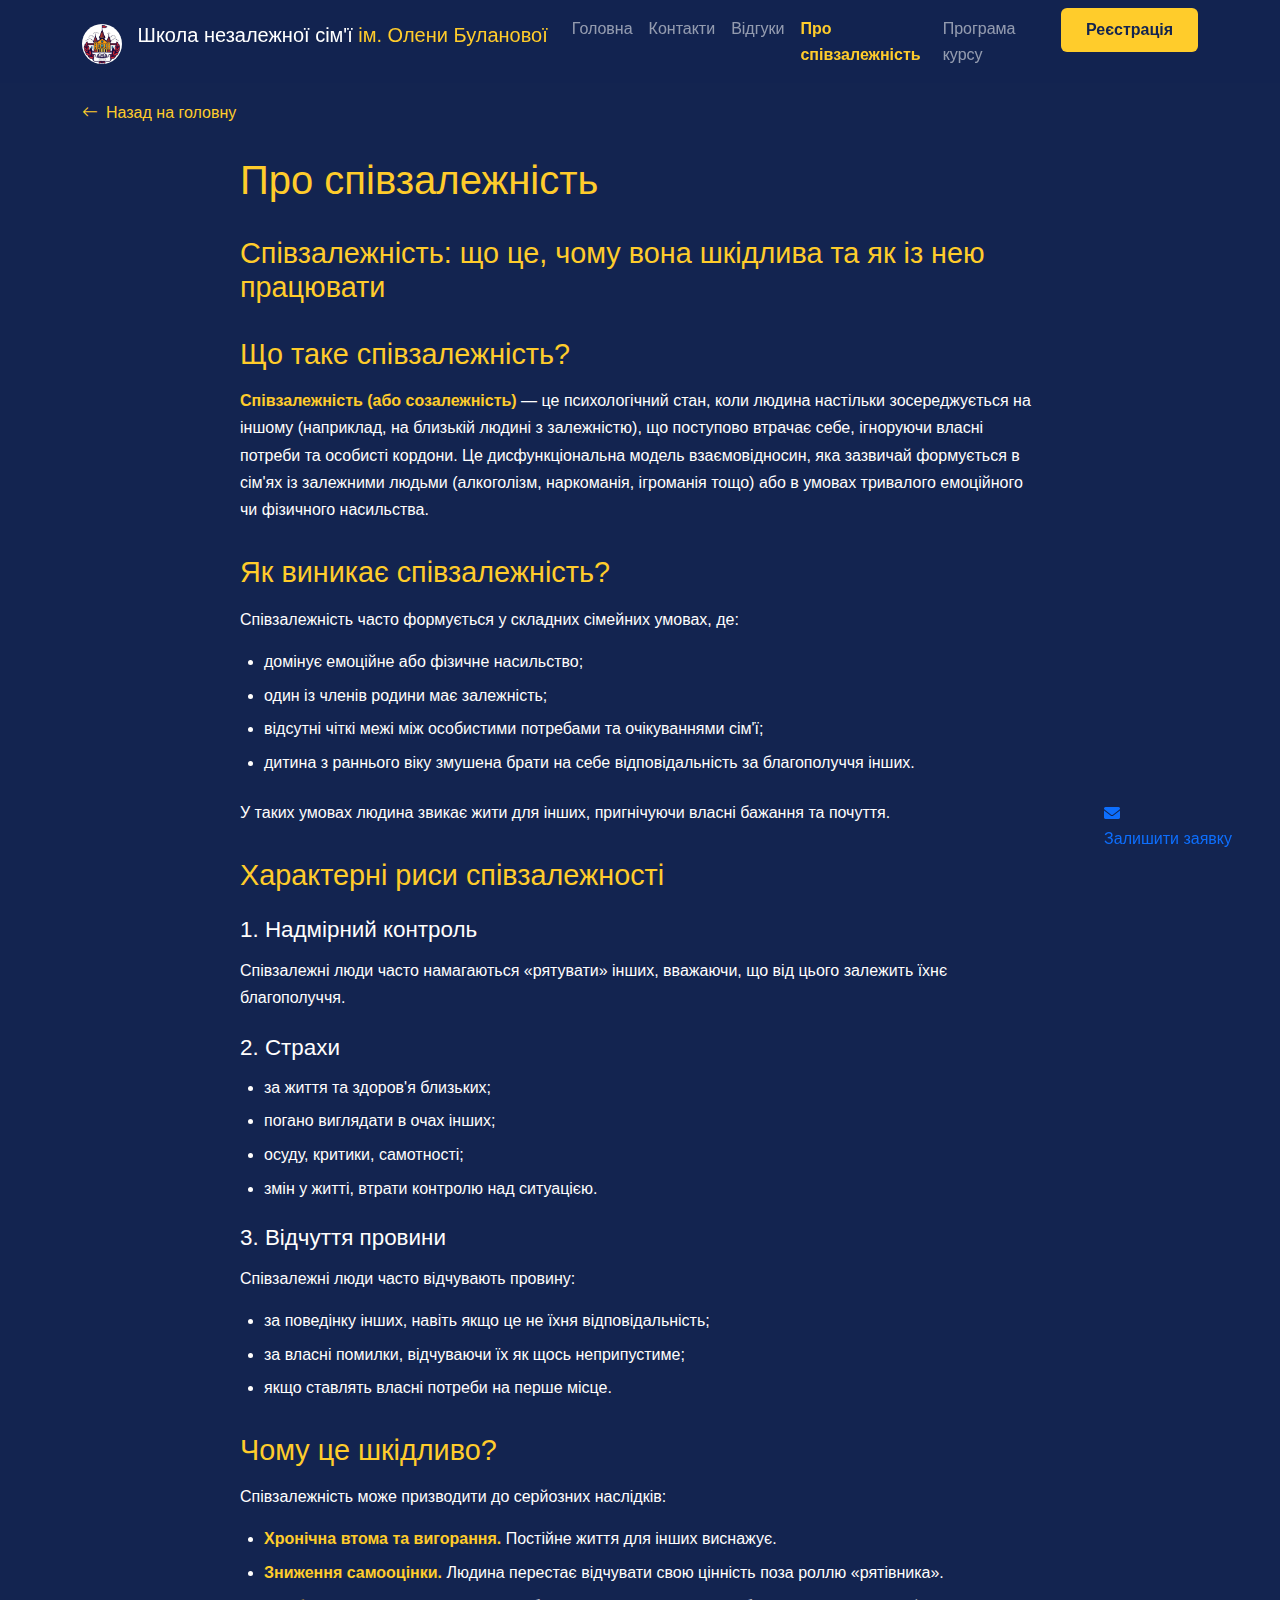
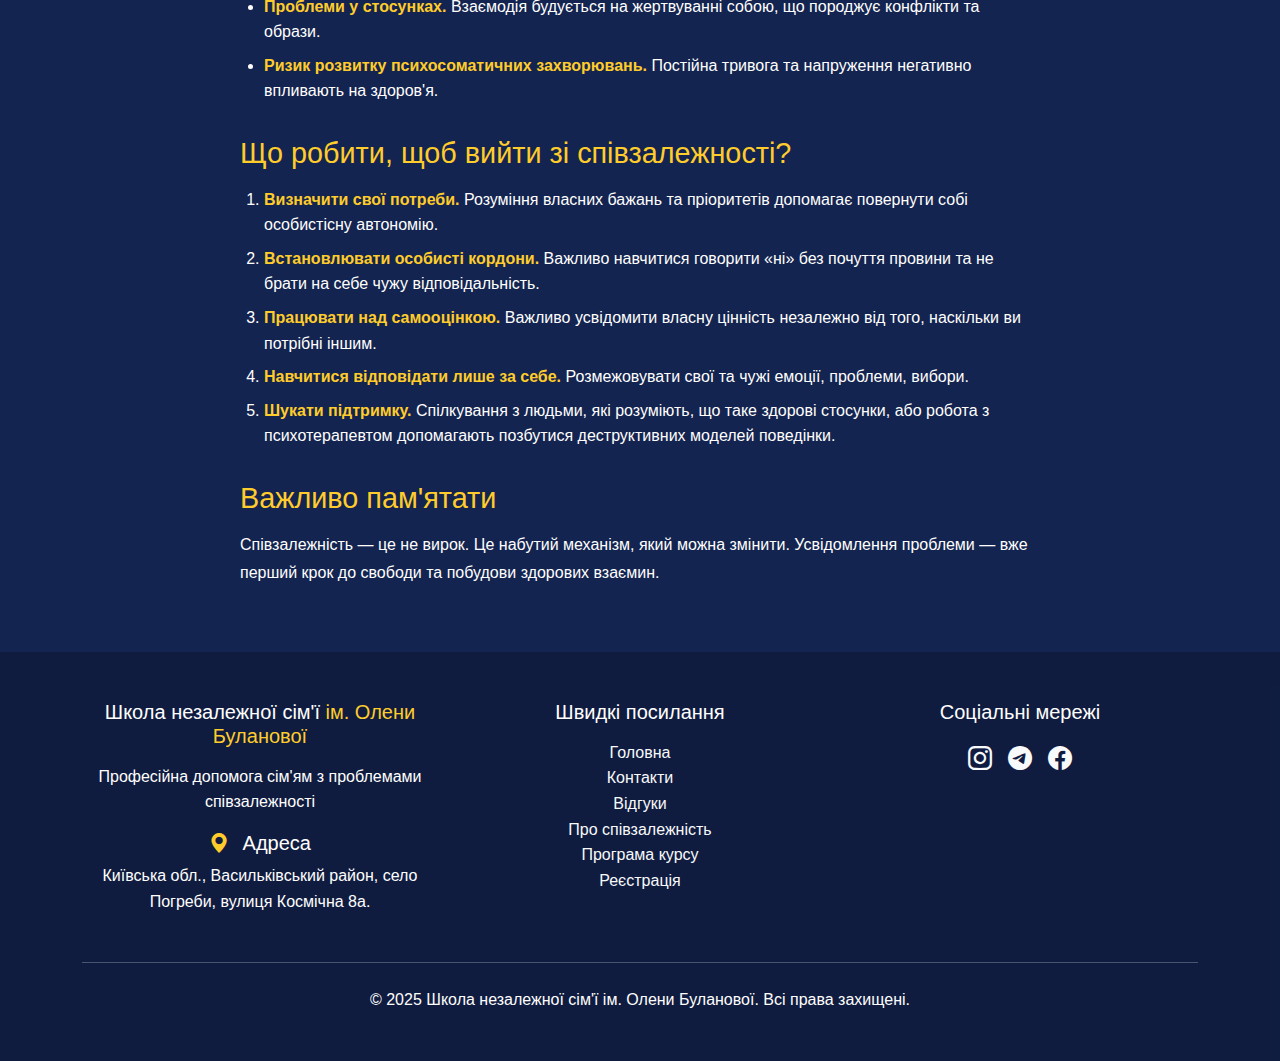
<file: about.html>
<!DOCTYPE html>
<html lang="uk">
<head>
    <meta charset="UTF-8">
    <meta name="viewport" content="width=device-width, initial-scale=1.0">
    <title>Про співзалежність | Школа незалежної сім'ї ім. Олени Буланової</title>
    <link href="https://cdn.jsdelivr.net/npm/bootstrap@5.3.0/dist/css/bootstrap.min.css" rel="stylesheet">
    <link rel="stylesheet" href="https://cdn.jsdelivr.net/npm/bootstrap-icons@1.10.0/font/bootstrap-icons.css">
    <link rel="stylesheet" href="css/stile.css">
    <link rel="stylesheet" href="https://cdnjs.cloudflare.com/ajax/libs/font-awesome/6.0.0/css/all.min.css">
            <!-- Иконки -->
<link rel="icon" href="icons/favicon.svg" type="image/svg+xml">
<link rel="icon" href="icons/favicon-16x16.png" type="image/png" sizes="16x16">
<link rel="icon" href="icons/favicon-32x32.png" type="image/png" sizes="32x32">
<link rel="icon" href="icons/favicon-48x48.png" type="image/png" sizes="48x48">
<link rel="apple-touch-icon" href="icons/apple-touch-icon.png" sizes="180x180">
<link rel="manifest" href="icons/site.webmanifest">
<!-- Meta Pixel Code -->
<script>
!function(f,b,e,v,n,t,s)
{if(f.fbq)return;n=f.fbq=function(){n.callMethod?
n.callMethod.apply(n,arguments):n.queue.push(arguments)};
if(!f._fbq)f._fbq=n;n.push=n;n.loaded=!0;n.version='2.0';
n.queue=[];t=b.createElement(e);t.async=!0;
t.src=v;s=b.getElementsByTagName(e)[0];
s.parentNode.insertBefore(t,s)}(window, document,'script',
'https://connect.facebook.net/en_US/fbevents.js');
fbq('init', '1282641980302588');
fbq('track', 'PageView');
</script>
<noscript><img height="1" width="1" style="display:none"
src="https://www.facebook.com/tr?id=1282641980302588&ev=PageView&noscript=1"
/></noscript>
<!-- End Meta Pixel Code -->
</head>
<body>
   
<!-- Навігаційна панель -->
<nav class="navbar navbar-expand-lg navbar-dark fixed-top">
    <div class="container">
        <a class="navbar-brand" href="index.html">
            <img src="img\logo.jpg" alt="Логотип" class="navbar-logo d-inline-block align-text-top">
            <span class="brand-text">Школа незалежної сім'ї <span class="accent-text d-none d-md-inline">ім. Олени Буланової</span></span>
        </a>
        <button class="navbar-toggler" type="button" data-bs-toggle="collapse" data-bs-target="#navbarNav">
            <span class="navbar-toggler-icon"></span>
        </button>
        <div class="collapse navbar-collapse" id="navbarNav">
            <ul class="navbar-nav ms-auto">
                <li class="nav-item">
                    <a class="nav-link" href="index.html">Головна</a>
                </li>
                <li class="nav-item">
                    <a class="nav-link" href="index.html#contacts">Контакти</a>
                </li>
                 <li class="nav-item">
                    <a class="nav-link" href="index.html#reviews">Відгуки</a>
                </li>
                <li class="nav-item">
                    <a class="nav-link active" href="about.html">Про співзалежність</a>
                </li>
                <li class="nav-item">
                    <a class="nav-link" href="prog.html">Програма курсу</a>
                </li>
                <li class="nav-item ms-lg-3">
                    <a href="https://t.me/Bulanova_school_bot" class="btn btn-accent">Реєстрація</a>
                </li>
            </ul>
        </div>
    </div>
</nav>

    <!-- КНОПКА ЗВОНКа -->
<a href="https://t.me/Bulanova_school_bot" id="floatingCallBtn">
  <div class="position-fixed bottom-0 end-0 mb-5 me-5 animate-pulse2" style="z-index: 1000">
    <div class="vidualsatun">
      <div class="campakesad">
        <div class="vebusines"></div>
        <div class="nigkugas">
          <i class="fas fa-envelope"></i>
        </div>
        <div class="dsacin">Залишити заявку</div>
      </div>
    </div>
  </div>
</a>

    <!-- Секція з контентом -->
    <section class="content-section">
        <div class="container">
            <a href="index.html" class="back-link">
                <i class="bi bi-arrow-left me-2"></i> Назад на головну
            </a>
            
            <div class="content-container">
                <h1>Про співзалежність</h1>
                
                <h2>Співзалежність: що це, чому вона шкідлива та як із нею працювати</h2>
                
                <h2>Що таке співзалежність?</h2>
                <p><strong>Співзалежність (або созалежність)</strong> — це психологічний стан, коли людина настільки зосереджується на іншому (наприклад, на близькій людині з залежністю), що поступово втрачає себе, ігноруючи власні потреби та особисті кордони. Це дисфункціональна модель взаємовідносин, яка зазвичай формується в сім'ях із залежними людьми (алкоголізм, наркоманія, ігроманія тощо) або в умовах тривалого емоційного чи фізичного насильства.</p>
                
                <h2>Як виникає співзалежність?</h2>
                <p>Співзалежність часто формується у складних сімейних умовах, де:</p>
                <ul>
                    <li>домінує емоційне або фізичне насильство;</li>
                    <li>один із членів родини має залежність;</li>
                    <li>відсутні чіткі межі між особистими потребами та очікуваннями сім'ї;</li>
                    <li>дитина з раннього віку змушена брати на себе відповідальність за благополуччя інших.</li>
                </ul>
                <p>У таких умовах людина звикає жити для інших, пригнічуючи власні бажання та почуття.</p>
                
                <h2>Характерні риси співзалежності</h2>
                
                <h3>1. Надмірний контроль</h3>
                <p>Співзалежні люди часто намагаються «рятувати» інших, вважаючи, що від цього залежить їхнє благополуччя.</p>
                
                <h3>2. Страхи</h3>
                <ul>
                    <li>за життя та здоров'я близьких;</li>
                    <li>погано виглядати в очах інших;</li>
                    <li>осуду, критики, самотності;</li>
                    <li>змін у житті, втрати контролю над ситуацією.</li>
                </ul>
                
                <h3>3. Відчуття провини</h3>
                <p>Співзалежні люди часто відчувають провину:</p>
                <ul>
                    <li>за поведінку інших, навіть якщо це не їхня відповідальність;</li>
                    <li>за власні помилки, відчуваючи їх як щось неприпустиме;</li>
                    <li>якщо ставлять власні потреби на перше місце.</li>
                </ul>
                
                <h2>Чому це шкідливо?</h2>
                <p>Співзалежність може призводити до серйозних наслідків:</p>
                <ul>
                    <li><strong>Хронічна втома та вигорання.</strong> Постійне життя для інших виснажує.</li>
                    <li><strong>Зниження самооцінки.</strong> Людина перестає відчувати свою цінність поза роллю «рятівника».</li>
                    <li><strong>Проблеми у стосунках.</strong> Взаємодія будується на жертвуванні собою, що породжує конфлікти та образи.</li>
                    <li><strong>Ризик розвитку психосоматичних захворювань.</strong> Постійна тривога та напруження негативно впливають на здоров'я.</li>
                </ul>
                
                <h2>Що робити, щоб вийти зі співзалежності?</h2>
                <ol>
                    <li><strong>Визначити свої потреби.</strong> Розуміння власних бажань та пріоритетів допомагає повернути собі особистісну автономію.</li>
                    <li><strong>Встановлювати особисті кордони.</strong> Важливо навчитися говорити «ні» без почуття провини та не брати на себе чужу відповідальність.</li>
                    <li><strong>Працювати над самооцінкою.</strong> Важливо усвідомити власну цінність незалежно від того, наскільки ви потрібні іншим.</li>
                    <li><strong>Навчитися відповідати лише за себе.</strong> Розмежовувати свої та чужі емоції, проблеми, вибори.</li>
                    <li><strong>Шукати підтримку.</strong> Спілкування з людьми, які розуміють, що таке здорові стосунки, або робота з психотерапевтом допомагають позбутися деструктивних моделей поведінки.</li>
                </ol>
                
                <h2>Важливо пам'ятати</h2>
                <p>Співзалежність — це не вирок. Це набутий механізм, який можна змінити. Усвідомлення проблеми — вже перший крок до свободи та побудови здорових взаємин.</p>
            </div>
        </div>
    </section>

 <!-- Футер -->
    <footer class="text-center py-5" id="contacts">
        <div class="container">
            <div class="row">
                <div class="col-md-4 mb-3 mb-md-0">
                    <h5 class="mb-3">Школа незалежної сім'ї <span class="accent-text">ім. Олени Буланової</span></h5>
                    <p>Професійна допомога сім'ям з проблемами співзалежності</p>
                    <div class="mb-4">
                        <h5><i class="bi bi-geo-alt-fill accent-text me-2"></i> Адреса</h5>
                        <p>Київська обл., Васильківський район, село Погреби, вулиця Космічна 8а.</p>
                    </div>
                </div>
                <div class="col-md-4 mb-3 mb-md-0">
                    <h5 class="mb-3">Швидкі посилання</h5>
                    <ul class="list-unstyled">
                        <li><a href="#home" class="text-decoration-none text-light">Головна</a></li>
                        <li><a href="#contacts" class="text-decoration-none text-light">Контакти</a></li>
                        <li><a href="index.html#reviews" class="text-decoration-none text-light">Відгуки</a></li>
                        <li><a href="about.html" class="text-decoration-none text-light">Про співзалежність</a></li>
                        <li><a href="prog.html" class="text-decoration-none text-light">Програма курсу</a></li>
                        <li><a href="https://t.me/Bulanova_school_bot" class="text-decoration-none text-light">Реєстрація</a></li>
                    </ul>
                </div>
                <div class="col-md-4">
                    <h5 class="mb-3">Соціальні мережі</h5>
                    <div class="d-flex justify-content-center gap-3">
                        <a href="https://www.instagram.com/djerelo.help" class="text-light"><i class="bi bi-instagram fs-4"></i></a>
                        <a href="https://t.me/ninarkotikam_bot" class="text-light"><i class="bi bi-telegram fs-4"></i></a>
                        <a href="https://www.facebook.com/ninarcotikam" class="text-light"><i class="bi bi-facebook fs-4"></i></a>
                    </div>
                </div>
            </div>
            <hr class="my-4">
            <p class="mb-0">&copy; 2025 Школа незалежної сім'ї ім. Олени Буланової. Всі права захищені.</p>
        </div>
    </footer>

    <script src="https://cdn.jsdelivr.net/npm/bootstrap@5.3.0/dist/js/bootstrap.bundle.min.js"></script>
    <script src="js/script.js"></script>
</body>
</html>
</file>
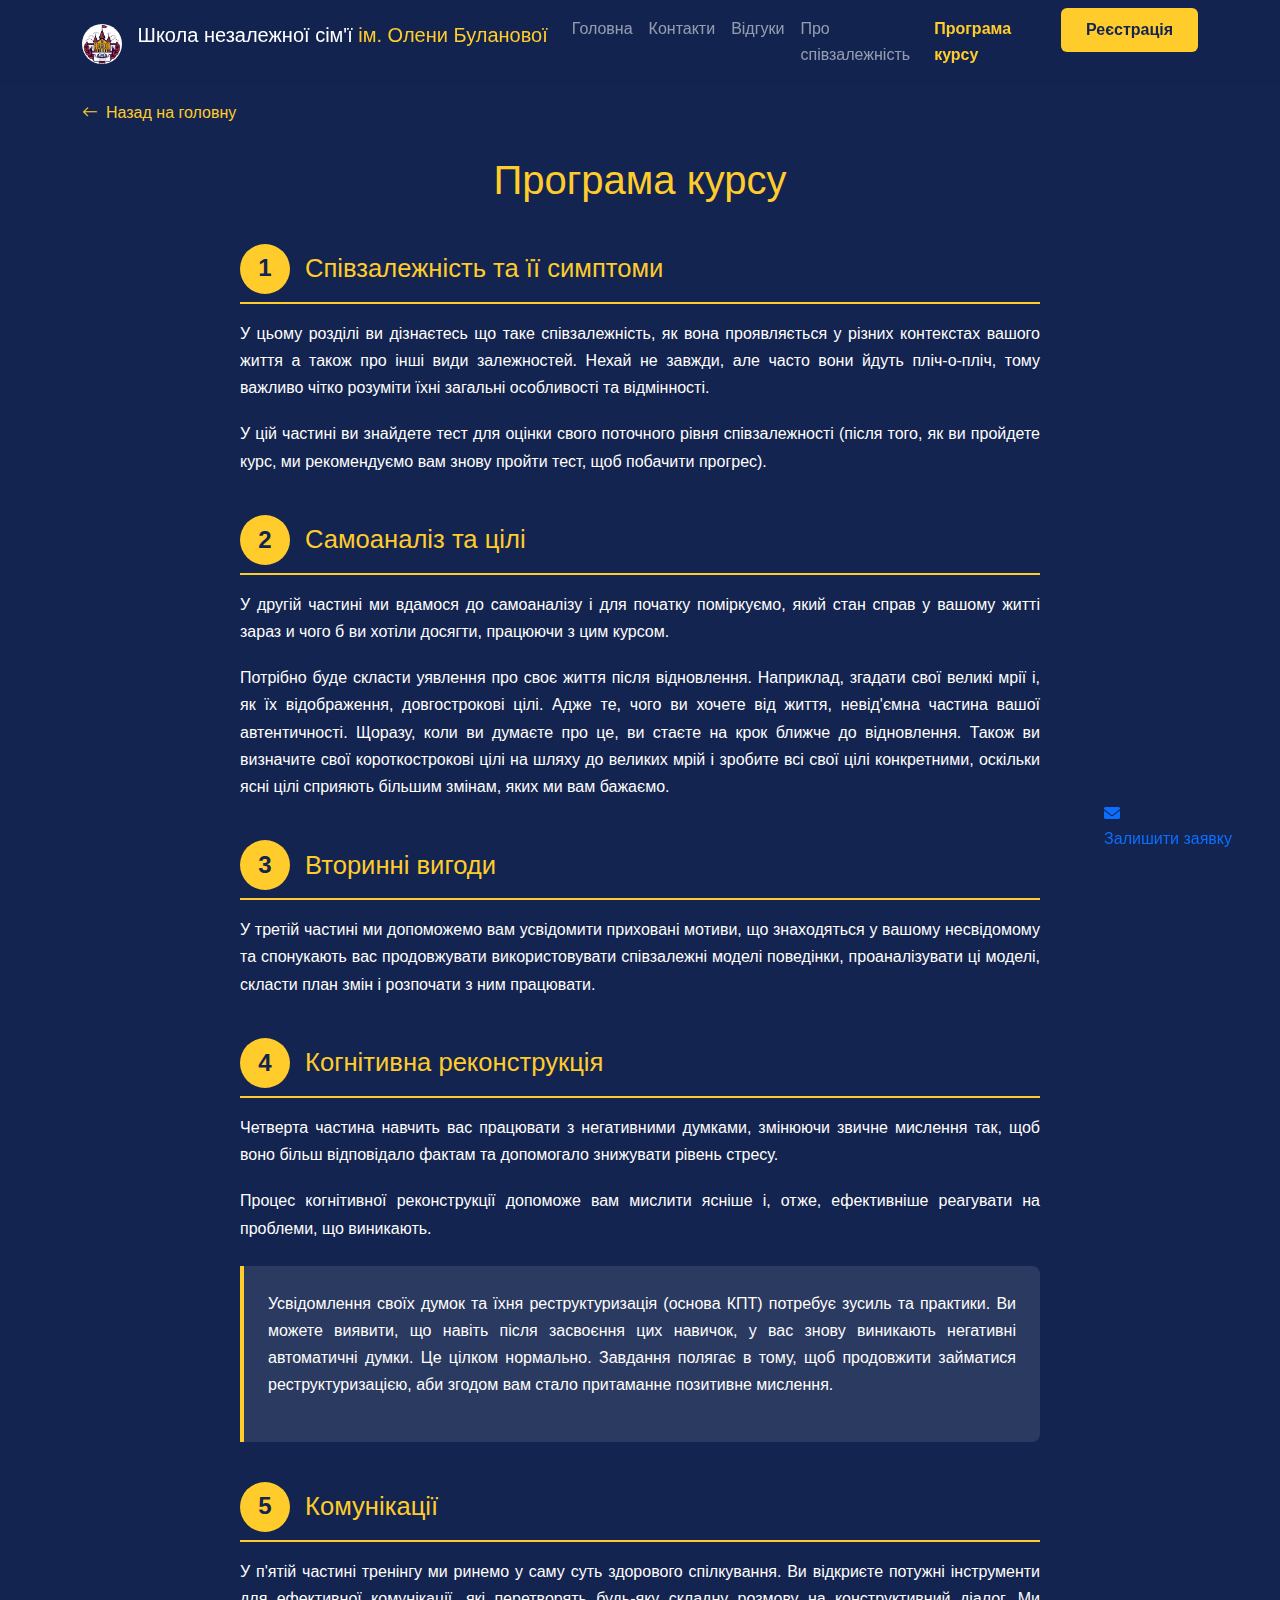
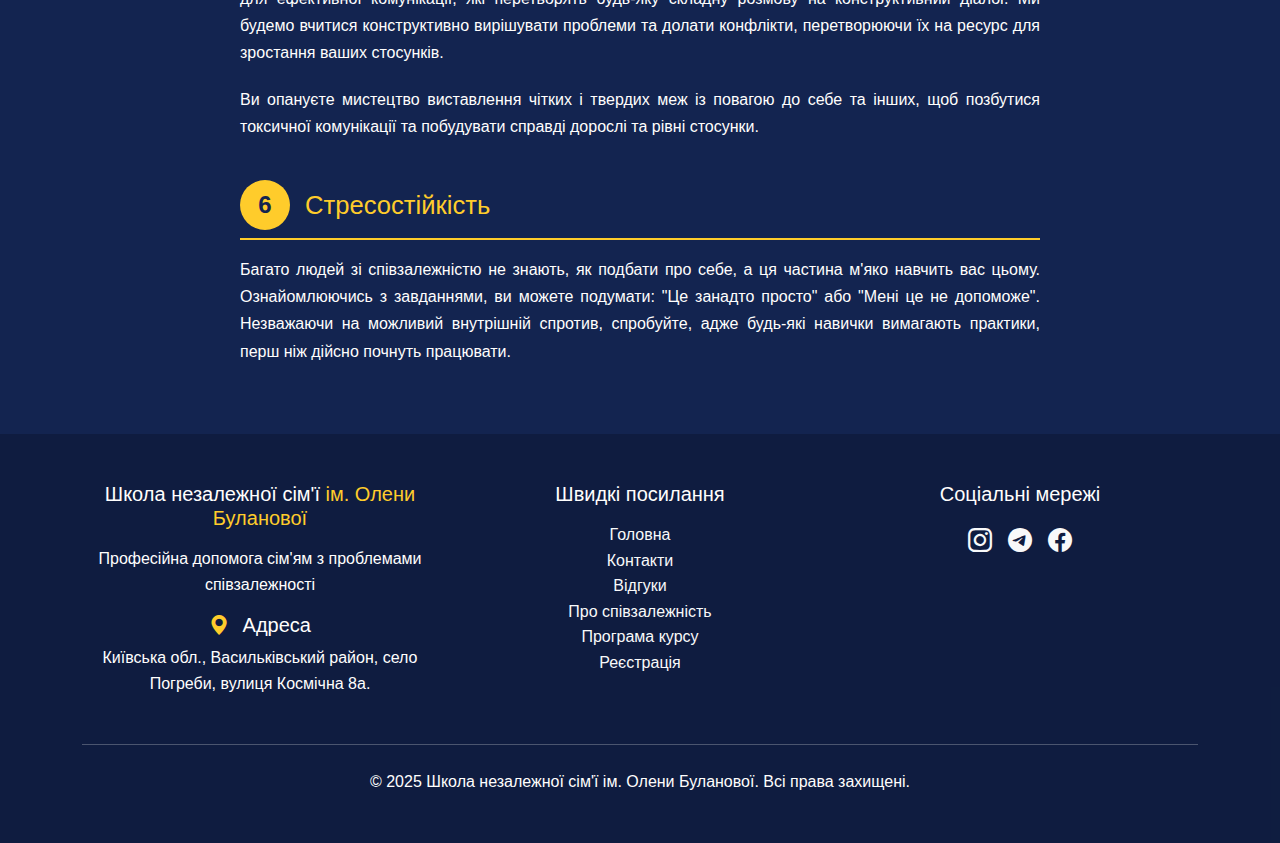
<file: prog.html>
<!DOCTYPE html>
<html lang="uk">
<head>
    <meta charset="UTF-8">
    <meta name="viewport" content="width=device-width, initial-scale=1.0">
    <title>Програма курсу | Школа незалежної сім'ї ім. Олени Буланової</title>
    <link href="https://cdn.jsdelivr.net/npm/bootstrap@5.3.0/dist/css/bootstrap.min.css" rel="stylesheet">
    <link rel="stylesheet" href="https://cdn.jsdelivr.net/npm/bootstrap-icons@1.10.0/font/bootstrap-icons.css">
    <link rel="stylesheet" href="css/stile.css">
    <link rel="stylesheet" href="https://cdnjs.cloudflare.com/ajax/libs/font-awesome/6.0.0/css/all.min.css">
            <!-- Иконки -->
<link rel="icon" href="icons/favicon.svg" type="image/svg+xml">
<link rel="icon" href="icons/favicon-16x16.png" type="image/png" sizes="16x16">
<link rel="icon" href="icons/favicon-32x32.png" type="image/png" sizes="32x32">
<link rel="icon" href="icons/favicon-48x48.png" type="image/png" sizes="48x48">
<link rel="apple-touch-icon" href="icons/apple-touch-icon.png" sizes="180x180">
<link rel="manifest" href="icons/site.webmanifest">
<!-- Meta Pixel Code -->
<script>
!function(f,b,e,v,n,t,s)
{if(f.fbq)return;n=f.fbq=function(){n.callMethod?
n.callMethod.apply(n,arguments):n.queue.push(arguments)};
if(!f._fbq)f._fbq=n;n.push=n;n.loaded=!0;n.version='2.0';
n.queue=[];t=b.createElement(e);t.async=!0;
t.src=v;s=b.getElementsByTagName(e)[0];
s.parentNode.insertBefore(t,s)}(window, document,'script',
'https://connect.facebook.net/en_US/fbevents.js');
fbq('init', '1282641980302588');
fbq('track', 'PageView');
</script>
<noscript><img height="1" width="1" style="display:none"
src="https://www.facebook.com/tr?id=1282641980302588&ev=PageView&noscript=1"
/></noscript>
<!-- End Meta Pixel Code -->
</head>
<body>
    <!-- Навігаційна панель -->
<nav class="navbar navbar-expand-lg navbar-dark fixed-top">
    <div class="container">
        <a class="navbar-brand" href="index.html">
            <img src="img\logo.jpg" alt="Логотип" class="navbar-logo d-inline-block align-text-top">
            <span class="brand-text">Школа незалежної сім'ї <span class="accent-text d-none d-md-inline">ім. Олени Буланової</span></span>
        </a>
        <button class="navbar-toggler" type="button" data-bs-toggle="collapse" data-bs-target="#navbarNav">
            <span class="navbar-toggler-icon"></span>
        </button>
        <div class="collapse navbar-collapse" id="navbarNav">
            <ul class="navbar-nav ms-auto">
                <li class="nav-item">
                    <a class="nav-link" href="index.html">Головна</a>
                </li>
                <li class="nav-item">
                    <a class="nav-link" href="index.html#contacts">Контакти</a>
                </li>
                 <li class="nav-item">
                    <a class="nav-link" href="index.html#reviews">Відгуки</a>
                </li>
                <li class="nav-item">
                    <a class="nav-link" href="about.html">Про співзалежність</a>
                </li>
                <li class="nav-item">
                    <a class="nav-link active" href="prog.html">Програма курсу</a>
                </li>
                <li class="nav-item ms-lg-3">
                    <a href="https://t.me/Bulanova_school_bot" class="btn btn-accent">Реєстрація</a>
                </li>
            </ul>
        </div>
    </div>
</nav>

    <!-- КНОПКА ЗВОНКа -->
<a href="https://t.me/Bulanova_school_bot" id="floatingCallBtn">
  <div class="position-fixed bottom-0 end-0 mb-5 me-5 animate-pulse2" style="z-index: 1000">
    <div class="vidualsatun">
      <div class="campakesad">
        <div class="vebusines"></div>
        <div class="nigkugas">
          <i class="fas fa-envelope"></i>
        </div>
        <div class="dsacin">Залишити заявку</div>
      </div>
    </div>
  </div>
</a>

    <!-- Секція з контентом -->
    <section class="content-section-p">
        <div class="container">
            <a href="index.html" class="back-link">
                <i class="bi bi-arrow-left me-2"></i> Назад на головну
            </a>
            
            <div class="content-container">
                <h1>Програма курсу</h1>
                
                <div class="module-header">
                    <div class="circle-number">1</div>
                    <h2 class="module-title">Співзалежність та її симптоми</h2>
                </div>
                <p>У цьому розділі ви дізнаєтесь що таке співзалежність, як вона проявляється у різних контекстах вашого життя а також про інші види залежностей. Нехай не завжди, але часто вони йдуть пліч-о-пліч, тому важливо чітко розуміти їхні загальні особливості та відмінності.</p>
                <p>У цій частині ви знайдете тест для оцінки свого поточного рівня співзалежності (після того, як ви пройдете курс, ми рекомендуємо вам знову пройти тест, щоб побачити прогрес).</p>
                
                <div class="module-header">
                    <div class="circle-number">2</div>
                    <h2 class="module-title">Самоаналіз та цілі</h2>
                </div>
                <p>У другій частині ми вдамося до самоаналізу і для початку поміркуємо, який стан справ у вашому житті зараз и чого б ви хотіли досягти, працюючи з цим курсом.</p>
                <p>Потрібно буде скласти уявлення про своє життя після відновлення. Наприклад, згадати свої великі мрії і, як їх відображення, довгострокові цілі. Адже те, чого ви хочете від життя, невід'ємна частина вашої автентичності. Щоразу, коли ви думаєте про це, ви стаєте на крок ближче до відновлення. Також ви визначите свої короткострокові цілі на шляху до великих мрій і зробите всі свої цілі конкретними, оскільки ясні цілі сприяють більшим змінам, яких ми вам бажаємо.</p>
                
                <div class="module-header">
                    <div class="circle-number">3</div>
                    <h2 class="module-title">Вторинні вигоди</h2>
                </div>
                <p>У третій частині ми допоможемо вам усвідомити приховані мотиви, що знаходяться у вашому несвідомому та спонукають вас продовжувати використовувати співзалежні моделі поведінки, проаналізувати ці моделі, скласти план змін і розпочати з ним працювати.</p>
                
                <div class="module-header">
                    <div class="circle-number">4</div>
                    <h2 class="module-title">Когнітивна реконструкція</h2>
                </div>
                <p>Четверта частина навчить вас працювати з негативними думками, змінюючи звичне мислення так, щоб воно більш відповідало фактам та допомогало знижувати рівень стресу.</p>
                <p>Процес когнітивної реконструкції допоможе вам мислити ясніше і, отже, ефективніше реагувати на проблеми, що виникають.</p>
                <div class="highlight-box">
                    <p>Усвідомлення своїх думок та їхня реструктуризація (основа КПТ) потребує зусиль та практики. Ви можете виявити, що навіть після засвоєння цих навичок, у вас знову виникають негативні автоматичні думки. Це цілком нормально. Завдання полягає в тому, щоб продовжити займатися реструктуризацією, аби згодом вам стало притаманне позитивне мислення.</p>
                </div>
                
                <div class="module-header">
                    <div class="circle-number">5</div>
                    <h2 class="module-title">Комунікації</h2>
                </div>
                <p>У п'ятій частині тренінгу ми ринемо у саму суть здорового спілкування. Ви відкриєте потужні інструменти для ефективної комунікації, які перетворять будь-яку складну розмову на конструктивний діалог. Ми будемо вчитися конструктивно вирішувати проблеми та долати конфлікти, перетворюючи їх на ресурс для зростання ваших стосунків.</p>
                <p>Ви опануєте мистецтво виставлення чітких і твердих меж із повагою до себе та інших, щоб позбутися токсичної комунікації та побудувати справді дорослі та рівні стосунки.</p>
                
                <div class="module-header">
                    <div class="circle-number">6</div>
                    <h2 class="module-title">Стресостійкість</h2>
                </div>
                <p>Багато людей зі співзалежністю не знають, як подбати про себе, а ця частина м'яко навчить вас цьому. Ознайомлюючись з завданнями, ви можете подумати: "Це занадто просто" або "Мені це не допоможе". Незважаючи на можливий внутрішній спротив, спробуйте, адже будь-які навички вимагають практики, перш ніж дійсно почнуть працювати.</p>
            </div>
        </div>
    </section>

 <!-- Футер -->
    <footer class="text-center py-5" id="contacts">
        <div class="container">
            <div class="row">
                <div class="col-md-4 mb-3 mb-md-0">
                    <h5 class="mb-3">Школа незалежної сім'ї <span class="accent-text">ім. Олени Буланової</span></h5>
                    <p>Професійна допомога сім'ям з проблемами співзалежності</p>
                    <div class="mb-4">
                        <h5><i class="bi bi-geo-alt-fill accent-text me-2"></i> Адреса</h5>
                        <p>Київська обл., Васильківський район, село Погреби, вулиця Космічна 8а.</p>
                    </div>
                </div>
                <div class="col-md-4 mb-3 mb-md-0">
                    <h5 class="mb-3">Швидкі посилання</h5>
                    <ul class="list-unstyled">
                        <li><a href="#home" class="text-decoration-none text-light">Головна</a></li>
                        <li><a href="#contacts" class="text-decoration-none text-light">Контакти</a></li>
                        <li><a href="index.html#reviews" class="text-decoration-none text-light">Відгуки</a></li>
                        <li><a href="about.html" class="text-decoration-none text-light">Про співзалежність</a></li>
                        <li><a href="prog.html" class="text-decoration-none text-light">Програма курсу</a></li>
                        <li><a href="https://t.me/Bulanova_school_bot" class="text-decoration-none text-light">Реєстрація</a></li>
                    </ul>
                </div>
                <div class="col-md-4">
                    <h5 class="mb-3">Соціальні мережі</h5>
                    <div class="d-flex justify-content-center gap-3">
                        <a href="https://www.instagram.com/djerelo.help" class="text-light"><i class="bi bi-instagram fs-4"></i></a>
                        <a href="https://t.me/ninarkotikam_bot" class="text-light"><i class="bi bi-telegram fs-4"></i></a>
                        <a href="https://www.facebook.com/ninarcotikam" class="text-light"><i class="bi bi-facebook fs-4"></i></a>
                    </div>
                </div>
            </div>
            <hr class="my-4">
            <p class="mb-0">&copy; 2025 Школа незалежної сім'ї ім. Олени Буланової. Всі права захищені.</p>
        </div>
    </footer>

    <script src="https://cdn.jsdelivr.net/npm/bootstrap@5.3.0/dist/js/bootstrap.bundle.min.js"></script>
    <script src="js/script.js"></script>
</body>
</html>
</file>
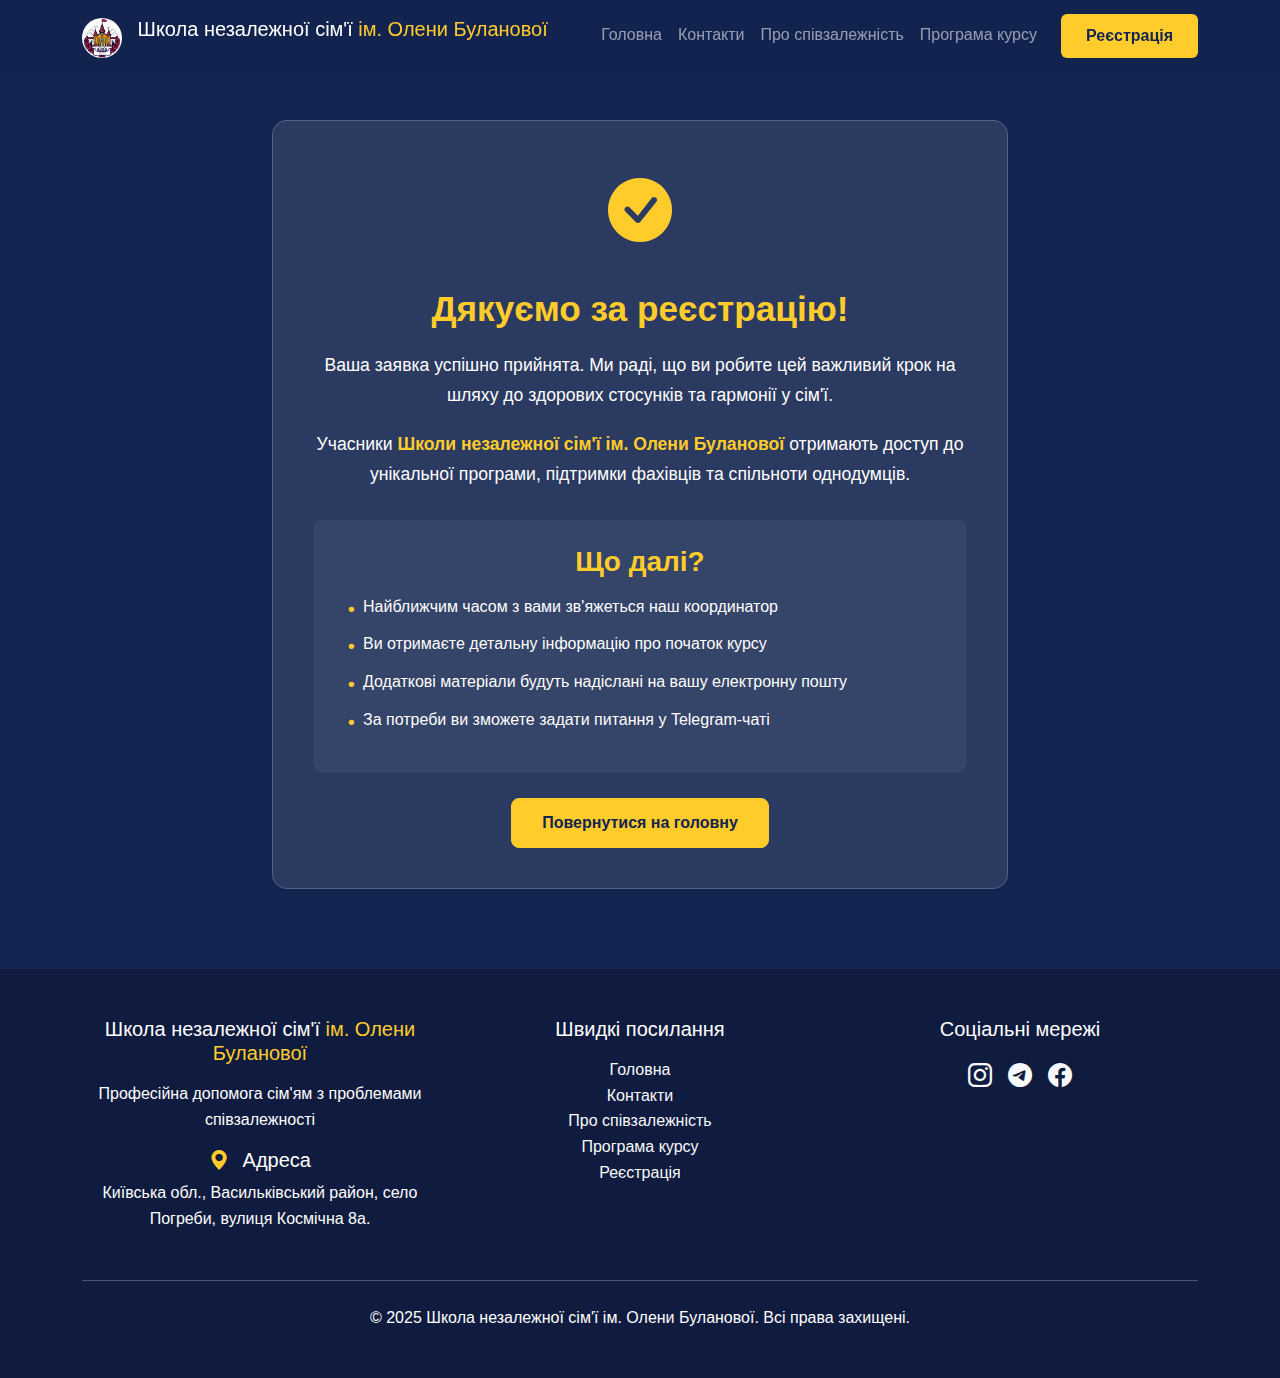
<file: thank-you.html>
<!DOCTYPE html>
<html lang="uk">
<head>
    <meta charset="UTF-8">
    <meta name="viewport" content="width=device-width, initial-scale=1.0">
    <title>Дякуємо за реєстрацію | Школа незалежної сім'ї ім. Олени Буланової</title>
    <link href="https://cdn.jsdelivr.net/npm/bootstrap@5.3.0/dist/css/bootstrap.min.css" rel="stylesheet">
    <link rel="stylesheet" href="https://cdn.jsdelivr.net/npm/bootstrap-icons@1.10.0/font/bootstrap-icons.css">
    <link rel="stylesheet" href="css/stile.css">
    <style>
        .thank-you-section {
            padding: 120px 0 80px;
            min-height: 100vh;
            display: flex;
            align-items: center;
        }
        
        .thank-you-card {
            background-color: rgba(255, 255, 255, 0.1);
            border-radius: 15px;
            padding: 40px;
            text-align: center;
            border: 1px solid rgba(255, 255, 255, 0.2);
        }
        
        .thank-you-icon {
            font-size: 4rem;
            color: var(--accent-color);
            margin-bottom: 25px;
        }
        
        .thank-you-title {
            color: var(--accent-color);
            font-weight: 700;
            margin-bottom: 20px;
            font-size: 2.2rem;
        }
        
        .thank-you-text {
            font-size: 1.1rem;
            line-height: 1.7;
            margin-bottom: 20px;
        }
        
        .highlight {
            color: var(--accent-color);
            font-weight: 600;
        }
        
        .next-steps {
            background-color: rgba(255, 255, 255, 0.05);
            border-radius: 10px;
            padding: 25px;
            margin-top: 30px;
            text-align: left;
        }
        
        .next-steps-title {
            font-weight: 600;
            margin-bottom: 15px;
            color: var(--accent-color);
            text-align: center;
        }
        
        .next-steps-list {
            list-style-type: none;
            padding-left: 0;
        }
        
        .next-steps-list li {
            margin-bottom: 12px;
            padding-left: 25px;
            position: relative;
        }
        
        .next-steps-list li:before {
            content: "•";
            color: var(--accent-color);
            font-weight: bold;
            font-size: 1.2rem;
            position: absolute;
            left: 10px;
        }
        
        .btn-return {
            background-color: var(--accent-color);
            border-color: var(--accent-color);
            color: var(--bg-color);
            padding: 12px 30px;
            font-weight: 600;
            margin-top: 25px;
            border-radius: 8px;
        }
        
        .btn-return:hover {
            background-color: #e6b825;
            border-color: #e6b825;
            color: var(--bg-color);
        }
    </style>
</head>
<body>
    <!-- Навігаційна панель -->
<nav class="navbar navbar-expand-lg navbar-dark fixed-top">
    <div class="container">
        <a class="navbar-brand" href="index.html">
            <img src="img\logo.jpg" alt="Логотип" class="navbar-logo d-inline-block align-text-top">
            <span class="brand-text">Школа незалежної сім'ї <span class="accent-text d-none d-md-inline">ім. Олени Буланової</span></span>
        </a>
        <button class="navbar-toggler" type="button" data-bs-toggle="collapse" data-bs-target="#navbarNav">
            <span class="navbar-toggler-icon"></span>
        </button>
        <div class="collapse navbar-collapse" id="navbarNav">
            <ul class="navbar-nav ms-auto">
                <li class="nav-item">
                    <a class="nav-link" href="index.html">Головна</a>
                </li>
                <li class="nav-item">
                    <a class="nav-link" href="index.html#contacts">Контакти</a>
                </li>
                <li class="nav-item">
                    <a class="nav-link" href="about.html">Про співзалежність</a>
                </li>
                <li class="nav-item">
                    <a class="nav-link" href="prog.html">Програма курсу</a>
                </li>
                <li class="nav-item ms-lg-3">
                    <a href="form.html" class="btn btn-accent">Реєстрація</a>
                </li>
            </ul>
        </div>
    </div>
</nav>

    <!-- Секция благодарности -->
    <section class="thank-you-section">
        <div class="container">
            <div class="row justify-content-center">
                <div class="col-lg-8">
                    <div class="thank-you-card">
                        <div class="thank-you-icon">
                            <i class="bi bi-check-circle-fill"></i>
                        </div>
                        <h1 class="thank-you-title">Дякуємо за реєстрацію!</h1>
                        
                        <p class="thank-you-text">
                            Ваша заявка успішно прийнята. Ми раді, що ви робите цей важливий крок на шляху до здорових стосунків та гармонії у сім'ї.
                        </p>
                        
                        <p class="thank-you-text">
                            Учасники <span class="highlight">Школи незалежної сім'ї ім. Олени Буланової</span> отримають доступ до унікальної програми, 
                            підтримки фахівців та спільноти однодумців.
                        </p>
                        
                        <div class="next-steps">
                            <h3 class="next-steps-title">Що далі?</h3>
                            <ul class="next-steps-list">
                                <li>Найближчим часом з вами зв'яжеться наш координатор</li>
                                <li>Ви отримаєте детальну інформацію про початок курсу</li>
                                <li>Додаткові матеріали будуть надіслані на вашу електронну пошту</li>
                                <li>За потреби ви зможете задати питання у Telegram-чаті</li>
                            </ul>
                        </div>
                        
                        <a href="index.html" class="btn btn-return">Повернутися на головну</a>
                    </div>
                </div>
            </div>
        </div>
    </section>

    <!-- Футер -->
    <footer class="text-center py-5">
        <div class="container">
            <div class="row">
                <div class="col-md-4 mb-3 mb-md-0">
                    <h5 class="mb-3">Школа незалежної сім'ї <span class="accent-text">ім. Олени Буланової</span></h5>
                    <p>Професійна допомога сім'ям з проблемами співзалежності</p>
                    <div class="mb-4">
                        <h5><i class="bi bi-geo-alt-fill accent-text me-2"></i> Адреса</h5>
                        <p>Київська обл., Васильківський район, село Погреби, вулиця Космічна 8а.</p>
                    </div>
                </div>
                <div class="col-md-4 mb-3 mb-md-0">
                    <h5 class="mb-3">Швидкі посилання</h5>
                    <ul class="list-unstyled">
                        <li><a href="index.html" class="text-decoration-none text-light">Головна</a></li>
                        <li><a href="index.html#contacts" class="text-decoration-none text-light">Контакти</a></li>
                        <li><a href="about.html" class="text-decoration-none text-light">Про співзалежність</a></li>
                        <li><a href="prog.html" class="text-decoration-none text-light">Програма курсу</a></li>
                        <li><a href="form.html" class="text-decoration-none text-light">Реєстрація</a></li>
                    </ul>
                </div>
                <div class="col-md-4">
                    <h5 class="mb-3">Соціальні мережі</h5>
                    <div class="d-flex justify-content-center gap-3">
                        <a href="https://www.instagram.com/djerelo.help" class="text-light"><i class="bi bi-instagram fs-4"></i></a>
                        <a href="https://t.me/ninarkotikam_bot" class="text-light"><i class="bi bi-telegram fs-4"></i></a>
                        <a href="https://www.facebook.com/ninarcotikam" class="text-light"><i class="bi bi-facebook fs-4"></i></a>
                    </div>
                </div>
            </div>
            <hr class="my-4">
            <p class="mb-0">&copy; 2025 Школа незалежної сім'ї ім. Олени Буланової. Всі права захищені.</p>
        </div>
    </footer>

    <script src="https://cdn.jsdelivr.net/npm/bootstrap@5.3.0/dist/js/bootstrap.bundle.min.js"></script>
    <script src="js/script.js"></script>
</body>
</html>
</file>
<file: css/stile.css>
:root {
    --bg-color: #132450;
    --text-color: #fffefd;
    --accent-color: #ffcc2b;
}

body {
    font-family: 'Segoe UI', Tahoma, Geneva, Verdana, sans-serif;
    background-color: var(--bg-color);
    color: var(--text-color);
    line-height: 1.6;
}

.btn-accent {
    background-color: var(--accent-color);
    color: var(--bg-color);
    font-weight: 600;
    border: none;
    padding: 10px 25px;
}

.btn-accent:hover {
    background-color: #e6b825;
    color: var(--bg-color);
}

.accent-text {
    color: var(--accent-color);
}

.hero-section {
    padding: 100px 0;
    background-color: var(--bg-color);
}

.contact-form {
    background-color: rgba(255, 255, 255, 0.1);
    padding: 30px;
    border-radius: 10px;
}

.form-control {
    background-color: rgba(255, 255, 255, 0.1);
    border: 1px solid rgba(255, 255, 255, 0.2);
    color: var(--text-color);
}

.form-control:focus {
    background-color: rgba(255, 255, 255, 0.2);
    color: var(--text-color);
    border-color: var(--accent-color);
    box-shadow: 0 0 0 0.25rem rgba(255, 204, 43, 0.25);
}

footer {
    background-color: rgba(0, 0, 0, 0.2);
    padding: 30px 0;
}

.specialist-img {
    width: 200px;
    height: 200px;
    object-fit: cover;
    border-radius: 50%;
    margin-bottom: 20px;
}

.testimonial-carousel {
    padding: 40px 0;
}

.carousel-item {
    padding: 20px;
}

.testimonial-card {
    background-color: rgba(255, 255, 255, 0.1);
    border-radius: 10px;
    padding: 30px;
    height: 100%;
}

@media (max-width: 768px) {
    .hero-section {
        padding: 60px 0;
    }
    
    .display-4 {
        font-size: 2.5rem;
    }
}

/* Сведение стилей */

.back-link {
    color: var(--accent-color);
    text-decoration: none;
    display: inline-flex;
    align-items: center;
    margin-bottom: 30px;
}

.back-link:hover {
    color: #e6b825;
}

.registration-hero {
    min-height: 100vh;
    display: flex;
    align-items: center;
    padding: 100px 0 50px;
}

.form-container {
    max-width: 600px;
    margin: 0 auto;
}

.content-container {
    max-width: 800px;
    margin: 0 auto;
}

.content-section,.content-section-p
 {
    padding: 100px 0 50px;
    min-height: 100vh;
}

@media (max-width: 768px) {
    .content-section, .content-section-p
    {
        padding: 80px 0 30px;
    }

        .content-section h1 {
        font-size: 2rem;
    }
    .module-header {
        flex-direction: column;
        align-items: flex-start;
    }
    
    .circle-number {
        margin-bottom: 10px;
    }
    
    .module-title {
        font-size: 1.4rem;
    }

}

.content-section-p p {
    margin-bottom: 1.2rem;
    line-height: 1.7;
    text-align: justify;
}

.content-section-p ul {
    margin-bottom: 1.5rem;
    padding-left: 1.5rem;
}

.content-section-p li {
    margin-bottom: 0.7rem;
    line-height: 1.6;
}

.content-section-p strong {
    color: var(--accent-color);
}

.content-section-p h1 {
    font-size: 2.5rem;
    margin-bottom: 2rem;
    color: var(--accent-color);
    text-align: center;
}

.module-header {
    display: flex;
    align-items: center;
    margin: 2.5rem 0 1rem;
    padding-bottom: 0.5rem;
    border-bottom: 2px solid var(--accent-color);
}

.circle-number {
    display: inline-flex;
    align-items: center;
    justify-content: center;
    width: 50px;
    height: 50px;
    background-color: var(--accent-color);
    color: var(--bg-color);
    border-radius: 50%;
    font-weight: bold;
    font-size: 1.5rem;
    margin-right: 15px;
    flex-shrink: 0;
}

.module-title {
    font-size: 1.6rem;
    margin: 0;
    color: var(--accent-color);
}

.highlight-box {
    background-color: rgba(255, 255, 255, 0.1);
    border-left: 4px solid var(--accent-color);
    padding: 1.5rem;
    border-radius: 0 8px 8px 0;
    margin: 1.5rem 0;
}

.content-section h1 {
    font-size: 2.5rem;
    margin-bottom: 1.5rem;
    color: var(--accent-color);
}

.content-section h2 {
    font-size: 1.8rem;
    margin: 2rem 0 1rem;
    color: var(--accent-color);
}

.content-section h3 {
    font-size: 1.4rem;
    margin: 1.5rem 0 0.8rem;
}

.content-section p {
    margin-bottom: 1rem;
    line-height: 1.7;
}

.content-section ul, .content-section ol {
    margin-bottom: 1.5rem;
    padding-left: 1.5rem;
}

.content-section li {
    margin-bottom: 0.5rem;
    line-height: 1.6;
}

.content-section strong {
    color: var(--accent-color);
}

@media (max-width: 768px) {
    .content-section h2 {
        font-size: 1.5rem;
    }
}
/* Nav */
/* Стили для навбара с логотипом */
.navbar-logo {
    width: 40px;
    height: 40px;
    object-fit: cover;
    margin-right: 10px;
    border-radius: 50%;
}

/* Для мобильных устройств */
@media (max-width: 768px) {
    .navbar-brand {
        max-width: 70%;
    }
    
    .brand-text {
        font-size: 0.9rem;
    }
    
    .navbar-logo {
        width: 35px;
        height: 35px;
        margin-right: 8px;
    }
}

/* Для очень маленьких экранов */
@media (max-width: 576px) {
    .navbar-brand {
        max-width: 60%;
    }
    
    .brand-text {
        font-size: 0.8rem;
    }
}

.navbar {
    background-color: rgba(19, 36, 80, 0.9);
}

.navbar .nav-link.active {
    color: var(--accent-color) !important;
    font-weight: 600;
}
</file>
